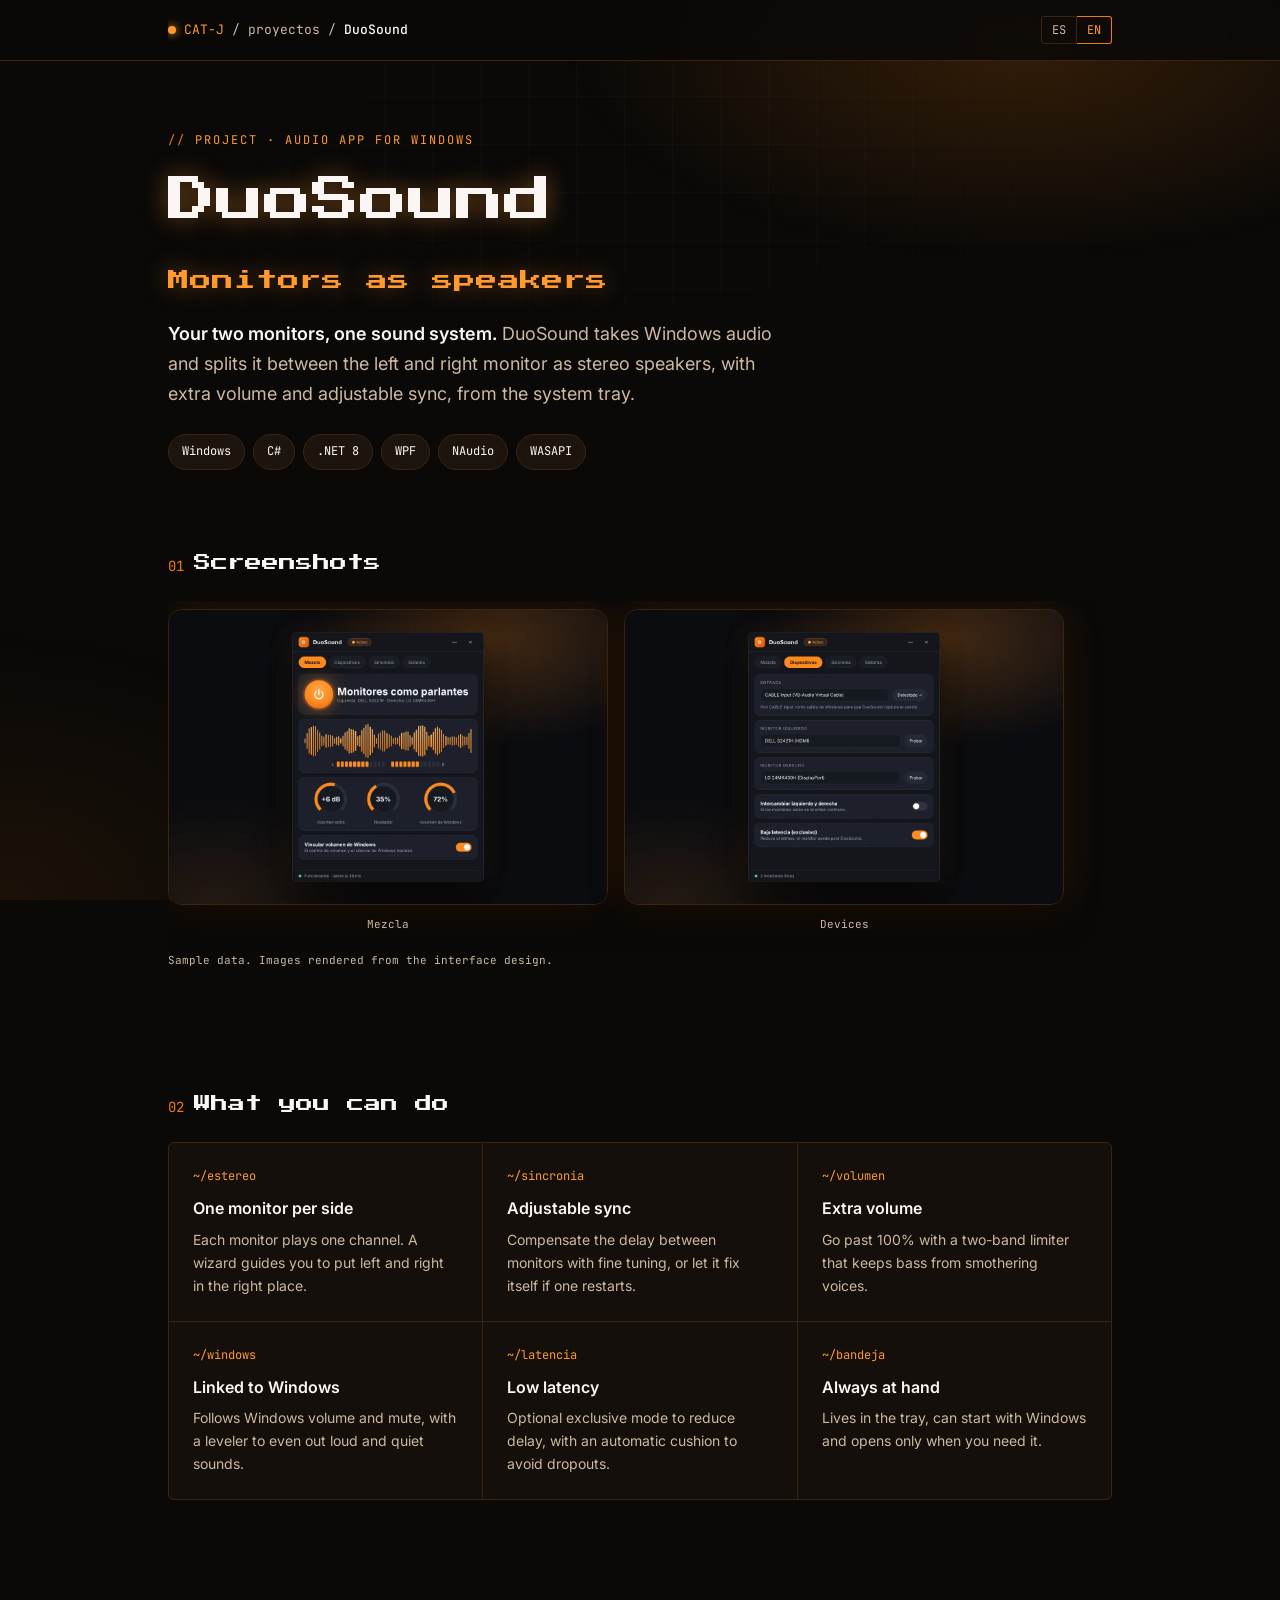
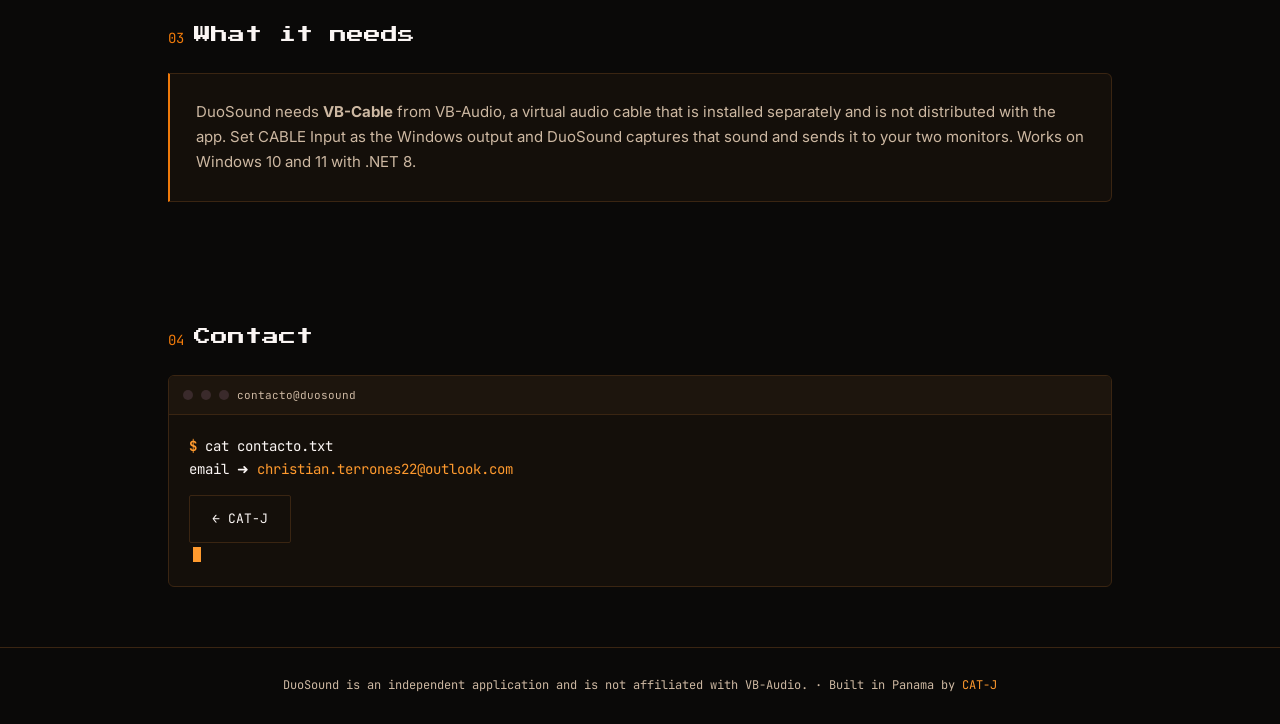
<file: duosound/index.html>
<!doctype html>
<html lang="es" class="l-es">
<head>
<meta charset="utf-8">
<meta name="viewport" content="width=device-width, initial-scale=1">
<title>DuoSound – Tus dos monitores como parlantes estéreo</title>
<meta name="description" content="DuoSound is a Windows tray app that uses your two monitors as left and right speakers, with extra volume, a leveler and a calibration wizard. / DuoSound es una app de bandeja para Windows que usa tus dos monitores como parlantes izquierdo y derecho.">
<meta name="theme-color" content="#0a0908">
<link rel="icon" href="data:image/svg+xml,%3Csvg xmlns='http://www.w3.org/2000/svg' viewBox='0 0 64 64'%3E%3Crect width='64' height='64' rx='12' fill='%230a0908'/%3E%3Ccircle cx='32' cy='32' r='12' fill='%23ff9a2e'/%3E%3C/svg%3E">
<link rel="preconnect" href="https://fonts.googleapis.com"><link rel="preconnect" href="https://fonts.gstatic.com" crossorigin>
<link href="https://fonts.googleapis.com/css2?family=Press+Start+2P&family=JetBrains+Mono:wght@400;500;700&family=Inter:wght@400;500;600&display=swap" rel="stylesheet">
<link rel="stylesheet" href="theme.css">
</head>
<body>
<div class="glow"></div>
<nav><div class="container">
  <div class="crumb"><span class="dot"></span><a href="../">CAT-J</a><span>/</span><span>proyectos</span><span>/</span><b>DuoSound</b></div>
  <div class="navr"><span class="lang"><button data-l="es" aria-pressed="true">ES</button><button data-l="en" aria-pressed="false">EN</button></span></div>
</div></nav>

<header><div class="container" style="padding-top:70px;padding-bottom:30px">
  <div class="eyebrow"><span lang="es">Proyecto · Aplicación de audio para Windows</span><span lang="en">Project · Audio app for Windows</span></div>
  <h1>DuoSound<br><span style="font-size:.45em"><span lang="es">Monitores como parlantes</span><span lang="en">Monitors as speakers</span></span></h1>
  <p class="lead" lang="es"><strong>Tus dos monitores, un sistema de sonido.</strong> DuoSound toma el audio de Windows y lo reparte entre el monitor izquierdo y el derecho como parlantes estéreo, con volumen extra y sincronía ajustable, desde la bandeja del sistema.</p>
  <p class="lead" lang="en"><strong>Your two monitors, one sound system.</strong> DuoSound takes Windows audio and splits it between the left and right monitor as stereo speakers, with extra volume and adjustable sync, from the system tray.</p>
  <div class="pills"><span class="pill">Windows</span><span class="pill">C#</span><span class="pill">.NET 8</span><span class="pill">WPF</span><span class="pill">NAudio</span><span class="pill">WASAPI</span></div>
</div></header>

<section style="padding-top:20px"><div class="container">
  <h2><span class="n">01</span><span lang="es">Capturas</span><span lang="en">Screenshots</span></h2>
  <div class="shots wide"><figure><a href="img/duosound-mezcla.webp"><img src="img/duosound-mezcla.webp" width="1280" height="860" alt="Mezcla con el botón de encendido, la onda en vivo, los medidores izquierdo y derecho y las perillas de volumen"></a><figcaption><span lang="es">Mezcla</span><span lang="en">Mezcla</span></figcaption></figure><figure><a href="img/duosound-dispositivos.webp"><img src="img/duosound-dispositivos.webp" width="1280" height="860" alt="Elección del cable virtual y de los monitores izquierdo y derecho"></a><figcaption><span lang="es">Dispositivos</span><span lang="en">Devices</span></figcaption></figure><figure><a href="img/duosound-sincronia.webp"><img src="img/duosound-sincronia.webp" width="1280" height="860" alt="Ajuste de sincronía entre monitores y tono de prueba"></a><figcaption><span lang="es">Sincronía</span><span lang="en">Sync</span></figcaption></figure><figure><a href="img/duosound-sistema.webp"><img src="img/duosound-sistema.webp" width="1280" height="860" alt="Opciones de inicio con Windows y bandeja"></a><figcaption><span lang="es">Sistema</span><span lang="en">System</span></figcaption></figure><figure><a href="img/duosound-asistente.webp"><img src="img/duosound-asistente.webp" width="1280" height="860" alt="Asistente de calibración en el paso de sincronía"></a><figcaption><span lang="es">Asistente</span><span lang="en">Wizard</span></figcaption></figure></div>
  <p class="note"><span lang="es">Datos de ejemplo. Imágenes generadas a partir del diseño de la interfaz.</span><span lang="en">Sample data. Images rendered from the interface design.</span></p>
</div></section>

<section><div class="container">
  <h2><span class="n">02</span><span lang="es">Qué puedes hacer</span><span lang="en">What you can do</span></h2>
  <div class="grid">
    <div class="cell"><div class="path">~/estereo</div><h3 lang="es">Un monitor por lado</h3><h3 lang="en">One monitor per side</h3><p lang="es">Cada monitor reproduce un canal. Un asistente te guía para dejar izquierda y derecha en su sitio.</p><p lang="en">Each monitor plays one channel. A wizard guides you to put left and right in the right place.</p></div>
    <div class="cell"><div class="path">~/sincronia</div><h3 lang="es">Sincronía ajustable</h3><h3 lang="en">Adjustable sync</h3><p lang="es">Compensa el retraso entre monitores con un ajuste fino, o deja que se corrija solo si uno se reinicia.</p><p lang="en">Compensate the delay between monitors with fine tuning, or let it fix itself if one restarts.</p></div>
    <div class="cell"><div class="path">~/volumen</div><h3 lang="es">Volumen extra</h3><h3 lang="en">Extra volume</h3><p lang="es">Sube más allá del 100 % con un limitador de dos bandas que evita que los graves ahoguen las voces.</p><p lang="en">Go past 100% with a two-band limiter that keeps bass from smothering voices.</p></div>
    <div class="cell"><div class="path">~/windows</div><h3 lang="es">Vinculado a Windows</h3><h3 lang="en">Linked to Windows</h3><p lang="es">Sigue el volumen y el silencio de Windows, con un nivelador para igualar sonidos fuertes y bajos.</p><p lang="en">Follows Windows volume and mute, with a leveler to even out loud and quiet sounds.</p></div>
    <div class="cell"><div class="path">~/latencia</div><h3 lang="es">Baja latencia</h3><h3 lang="en">Low latency</h3><p lang="es">Modo exclusivo opcional para reducir el retraso, con margen automático para que no se corte.</p><p lang="en">Optional exclusive mode to reduce delay, with an automatic cushion to avoid dropouts.</p></div>
    <div class="cell"><div class="path">~/bandeja</div><h3 lang="es">Siempre a mano</h3><h3 lang="en">Always at hand</h3><p lang="es">Vive en la bandeja, puede iniciar con Windows y se abre solo cuando lo necesitas.</p><p lang="en">Lives in the tray, can start with Windows and opens only when you need it.</p></div>
  </div>
</div></section>

<section><div class="container">
  <h2><span class="n">03</span><span lang="es">Qué necesita</span><span lang="en">What it needs</span></h2>
  <div class="panel">
    <p lang="es">DuoSound necesita <strong>VB-Cable</strong> de VB-Audio, un cable de audio virtual que se instala por separado y no se distribuye con la app. Configura CABLE Input como salida de Windows y DuoSound captura ese sonido y lo envía a tus dos monitores. Funciona en Windows 10 y 11 con .NET 8.</p>
    <p lang="en">DuoSound needs <strong>VB-Cable</strong> from VB-Audio, a virtual audio cable that is installed separately and is not distributed with the app. Set CABLE Input as the Windows output and DuoSound captures that sound and sends it to your two monitors. Works on Windows 10 and 11 with .NET 8.</p>
  </div>
</div></section>

<section><div class="container">
  <h2><span class="n">04</span><span lang="es">Contacto</span><span lang="en">Contact</span></h2>
  <div class="term"><div class="bar"><i></i><i></i><i></i><span>contacto@duosound</span></div>
  <div class="body"><div><span class="pr">$</span> cat contacto.txt</div><div>email ➜ <a href="mailto:christian.terrones22@outlook.com">christian.terrones22@outlook.com</a></div><div style="margin-top:14px"><a class="btn" href="../">← CAT-J</a></div></div></div>
</div></section>

<footer><div class="container">
  <span lang="es">DuoSound es una aplicación independiente y no está afiliada a VB-Audio. · Hecho en Panamá por <a href="../">CAT-J</a></span>
  <span lang="en">DuoSound is an independent application and is not affiliated with VB-Audio. · Built in Panama by <a href="../">CAT-J</a></span>
</div></footer>
<script src="lang.js"></script>
<script src="fx.js"></script>
</body>
</html>
</file>
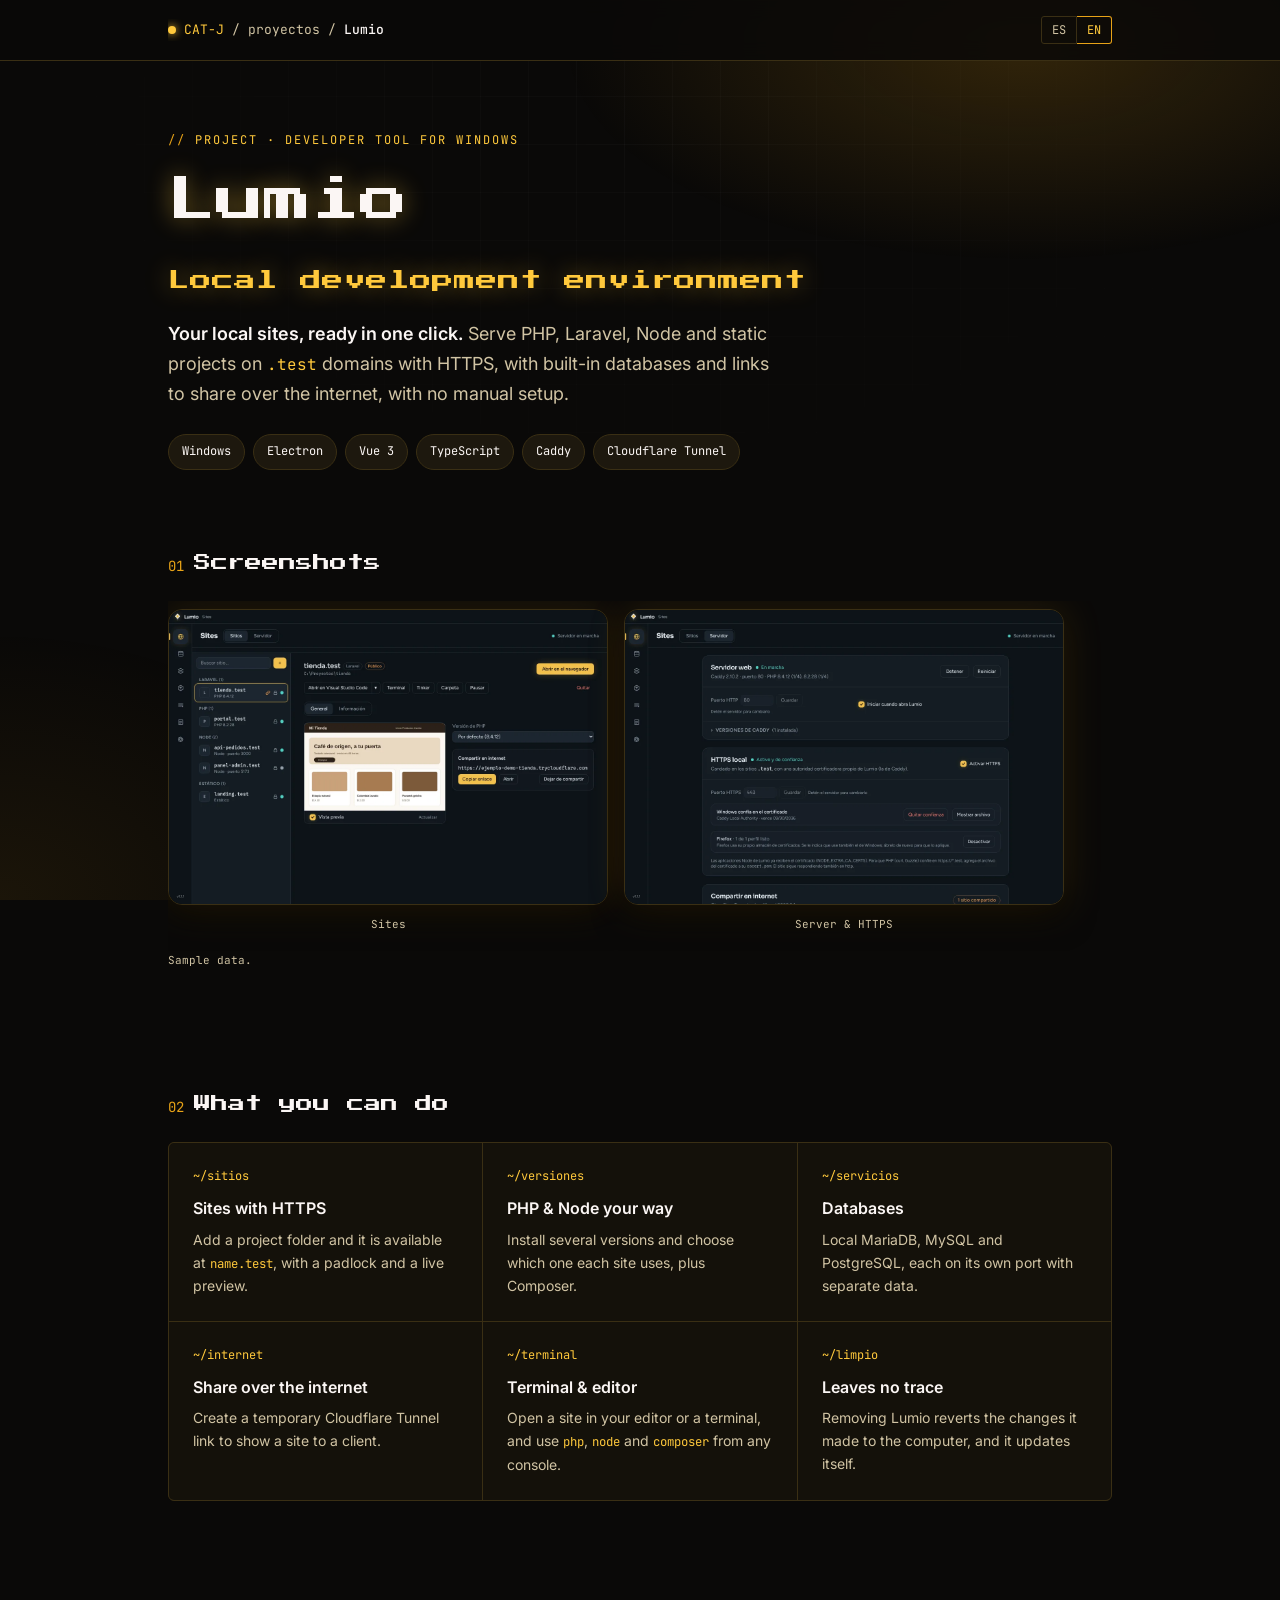
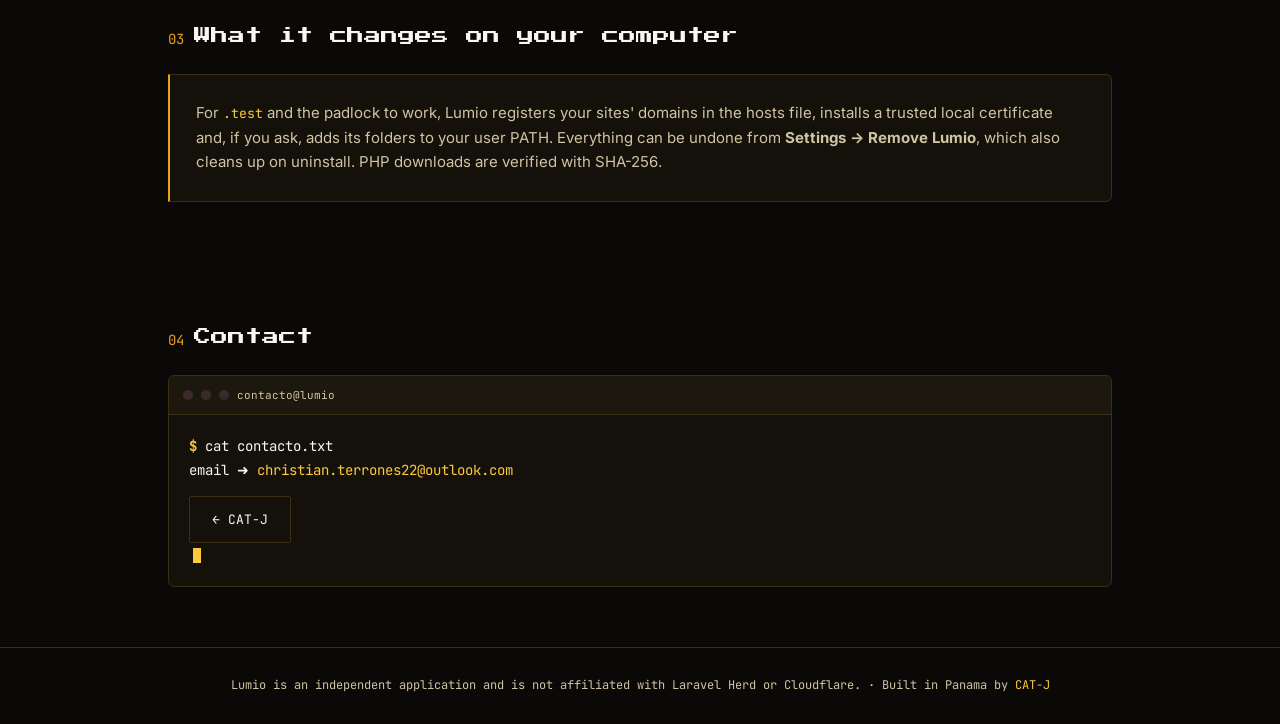
<file: lumio/index.html>
<!doctype html>
<html lang="es" class="l-es">
<head>
<meta charset="utf-8">
<meta name="viewport" content="width=device-width, initial-scale=1">
<title>Lumio – Entorno de desarrollo local para Windows</title>
<meta name="description" content="Lumio is a Windows desktop app that serves local PHP, Laravel, Node and static sites on .test domains with HTTPS, with built-in databases and internet sharing. / Lumio es una app de escritorio para Windows que sirve sitios locales PHP, Laravel, Node y estáticos en dominios .test con HTTPS.">
<meta name="theme-color" content="#0a0908">
<link rel="icon" href="data:image/svg+xml,%3Csvg xmlns='http://www.w3.org/2000/svg' viewBox='0 0 64 64'%3E%3Crect width='64' height='64' rx='12' fill='%230a0908'/%3E%3Ccircle cx='32' cy='32' r='12' fill='%23ffc93c'/%3E%3C/svg%3E">
<link rel="preconnect" href="https://fonts.googleapis.com"><link rel="preconnect" href="https://fonts.gstatic.com" crossorigin>
<link href="https://fonts.googleapis.com/css2?family=Press+Start+2P&family=JetBrains+Mono:wght@400;500;700&family=Inter:wght@400;500;600&display=swap" rel="stylesheet">
<link rel="stylesheet" href="theme.css">
</head>
<body>
<div class="glow"></div>
<nav><div class="container">
  <div class="crumb"><span class="dot"></span><a href="../">CAT-J</a><span>/</span><span>proyectos</span><span>/</span><b>Lumio</b></div>
  <div class="navr"><span class="lang"><button data-l="es" aria-pressed="true">ES</button><button data-l="en" aria-pressed="false">EN</button></span></div>
</div></nav>

<header><div class="container" style="padding-top:70px;padding-bottom:30px">
  <div class="eyebrow"><span lang="es">Proyecto · Herramienta de desarrollo para Windows</span><span lang="en">Project · Developer tool for Windows</span></div>
  <h1>Lumio<br><span style="font-size:.45em"><span lang="es">Entorno de desarrollo local</span><span lang="en">Local development environment</span></span></h1>
  <p class="lead" lang="es"><strong>Tus sitios locales, listos en un clic.</strong> Sirve proyectos PHP, Laravel, Node y estáticos en dominios <code>.test</code> con HTTPS, con bases de datos y enlaces para compartir por internet, sin configurar nada a mano.</p>
  <p class="lead" lang="en"><strong>Your local sites, ready in one click.</strong> Serve PHP, Laravel, Node and static projects on <code>.test</code> domains with HTTPS, with built-in databases and links to share over the internet, with no manual setup.</p>
  <div class="pills"><span class="pill">Windows</span><span class="pill">Electron</span><span class="pill">Vue 3</span><span class="pill">TypeScript</span><span class="pill">Caddy</span><span class="pill">Cloudflare Tunnel</span></div>
</div></header>

<section style="padding-top:20px"><div class="container">
  <h2><span class="n">01</span><span lang="es">Capturas</span><span lang="en">Screenshots</span></h2>
  <div class="shots wide"><figure><a href="img/lumio-sitios.webp"><img src="img/lumio-sitios.webp" width="1280" height="860" alt="Lista de sitios locales con el detalle de uno de ellos, su vista previa y el enlace para compartirlo"></a><figcaption><span lang="es">Sitios</span><span lang="en">Sites</span></figcaption></figure><figure><a href="img/lumio-servidor.webp"><img src="img/lumio-servidor.webp" width="1280" height="860" alt="Servidor web y HTTPS local con certificado de confianza"></a><figcaption><span lang="es">Servidor y HTTPS</span><span lang="en">Server &amp; HTTPS</span></figcaption></figure><figure><a href="img/lumio-servicios.webp"><img src="img/lumio-servicios.webp" width="1280" height="860" alt="Bases de datos locales con sus datos de conexión"></a><figcaption><span lang="es">Servicios</span><span lang="en">Services</span></figcaption></figure><figure><a href="img/lumio-php.webp"><img src="img/lumio-php.webp" width="1280" height="860" alt="Versiones de PHP instaladas y disponibles para instalar"></a><figcaption><span lang="es">Versiones de PHP</span><span lang="en">PHP versions</span></figcaption></figure><figure><a href="img/lumio-ajustes.webp"><img src="img/lumio-ajustes.webp" width="1280" height="860" alt="Ajustes: PATH de la terminal, actualizaciones y opción para quitar Lumio"></a><figcaption><span lang="es">Ajustes</span><span lang="en">Settings</span></figcaption></figure></div>
  <p class="note"><span lang="es">Datos de ejemplo.</span><span lang="en">Sample data.</span></p>
</div></section>

<section><div class="container">
  <h2><span class="n">02</span><span lang="es">Qué puedes hacer</span><span lang="en">What you can do</span></h2>
  <div class="grid">
    <div class="cell"><div class="path">~/sitios</div><h3 lang="es">Sitios con HTTPS</h3><h3 lang="en">Sites with HTTPS</h3><p lang="es">Agrega la carpeta de un proyecto y queda disponible en <code>nombre.test</code>, con candado y vista previa.</p><p lang="en">Add a project folder and it is available at <code>name.test</code>, with a padlock and a live preview.</p></div>
    <div class="cell"><div class="path">~/versiones</div><h3 lang="es">PHP y Node a tu medida</h3><h3 lang="en">PHP &amp; Node your way</h3><p lang="es">Instala varias versiones y elige cuál usa cada sitio, además de Composer.</p><p lang="en">Install several versions and choose which one each site uses, plus Composer.</p></div>
    <div class="cell"><div class="path">~/servicios</div><h3 lang="es">Bases de datos</h3><h3 lang="en">Databases</h3><p lang="es">MariaDB, MySQL y PostgreSQL locales, cada una en su puerto y con sus datos aparte.</p><p lang="en">Local MariaDB, MySQL and PostgreSQL, each on its own port with separate data.</p></div>
    <div class="cell"><div class="path">~/internet</div><h3 lang="es">Compartir por internet</h3><h3 lang="en">Share over the internet</h3><p lang="es">Genera un enlace temporal con Cloudflare Tunnel para enseñar un sitio a un cliente.</p><p lang="en">Create a temporary Cloudflare Tunnel link to show a site to a client.</p></div>
    <div class="cell"><div class="path">~/terminal</div><h3 lang="es">Terminal y editor</h3><h3 lang="en">Terminal &amp; editor</h3><p lang="es">Abre el sitio en tu editor o en una terminal, y usa <code>php</code>, <code>node</code> y <code>composer</code> desde cualquier consola.</p><p lang="en">Open a site in your editor or a terminal, and use <code>php</code>, <code>node</code> and <code>composer</code> from any console.</p></div>
    <div class="cell"><div class="path">~/limpio</div><h3 lang="es">Se quita sin dejar rastro</h3><h3 lang="en">Leaves no trace</h3><p lang="es">Quitar Lumio revierte los cambios que hizo en el equipo y se actualiza solo.</p><p lang="en">Removing Lumio reverts the changes it made to the computer, and it updates itself.</p></div>
  </div>
</div></section>

<section><div class="container">
  <h2><span class="n">03</span><span lang="es">Qué cambia en tu equipo</span><span lang="en">What it changes on your computer</span></h2>
  <div class="panel">
    <p lang="es">Para que <code>.test</code> y el candado funcionen, Lumio registra los dominios de tus sitios en el archivo hosts, instala un certificado local de confianza y, si lo pides, añade sus carpetas al PATH de tu usuario. Todo se puede deshacer desde <strong>Ajustes → Quitar Lumio</strong>, que además limpia al desinstalar. Las descargas de PHP se verifican con SHA-256.</p>
    <p lang="en">For <code>.test</code> and the padlock to work, Lumio registers your sites' domains in the hosts file, installs a trusted local certificate and, if you ask, adds its folders to your user PATH. Everything can be undone from <strong>Settings → Remove Lumio</strong>, which also cleans up on uninstall. PHP downloads are verified with SHA-256.</p>
  </div>
</div></section>

<section><div class="container">
  <h2><span class="n">04</span><span lang="es">Contacto</span><span lang="en">Contact</span></h2>
  <div class="term"><div class="bar"><i></i><i></i><i></i><span>contacto@lumio</span></div>
  <div class="body"><div><span class="pr">$</span> cat contacto.txt</div><div>email ➜ <a href="mailto:christian.terrones22@outlook.com">christian.terrones22@outlook.com</a></div><div style="margin-top:14px"><a class="btn" href="../">← CAT-J</a></div></div></div>
</div></section>

<footer><div class="container">
  <span lang="es">Lumio es una aplicación independiente y no está afiliada a Laravel Herd ni a Cloudflare. · Hecho en Panamá por <a href="../">CAT-J</a></span>
  <span lang="en">Lumio is an independent application and is not affiliated with Laravel Herd or Cloudflare. · Built in Panama by <a href="../">CAT-J</a></span>
</div></footer>
<script src="lang.js"></script>
<script src="fx.js"></script>
</body>
</html>
</file>
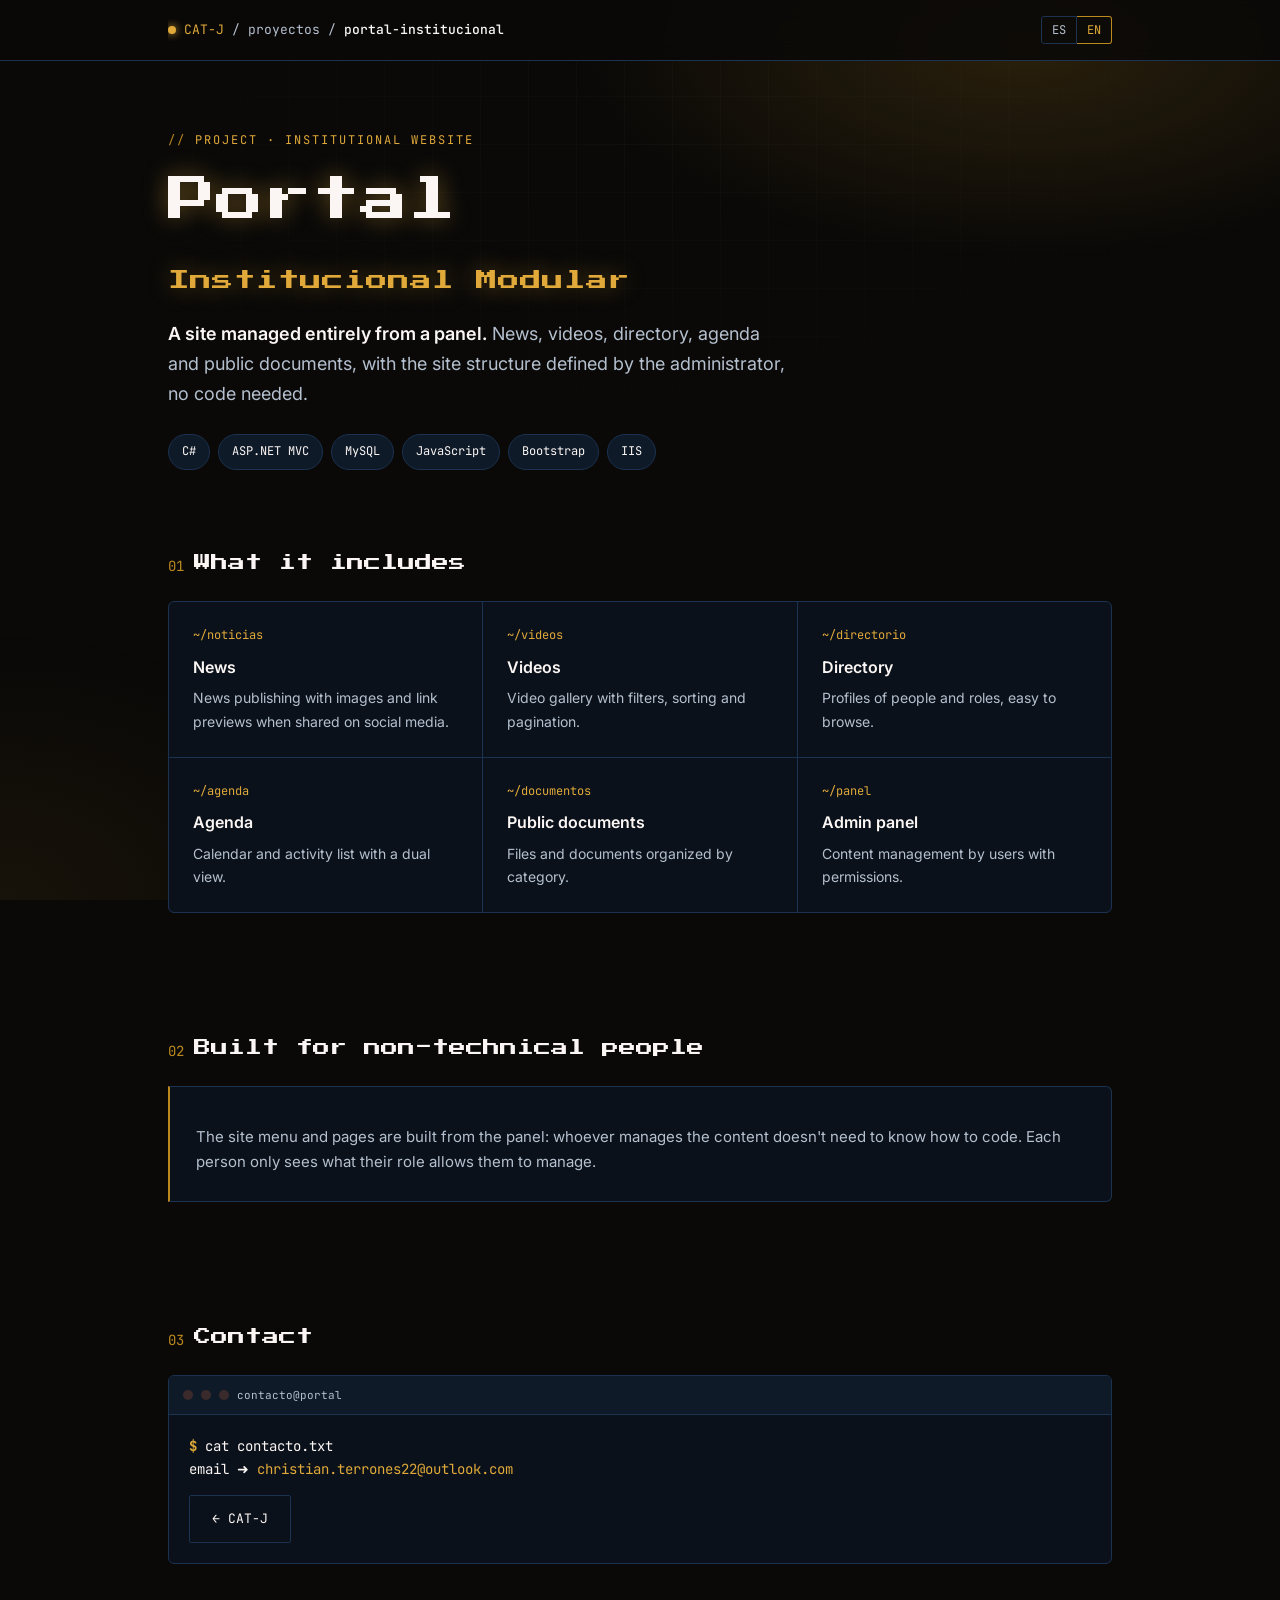
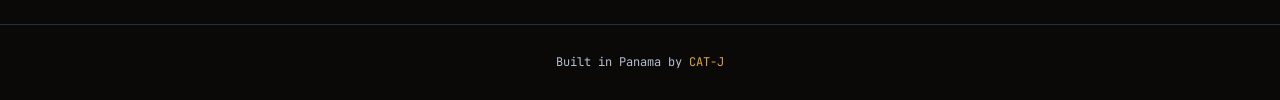
<file: portal-institucional/index.html>
<!doctype html>
<html lang="es" class="l-es">
<head>
<meta charset="utf-8">
<meta name="viewport" content="width=device-width, initial-scale=1">
<title>Portal Institucional Modular – CAT-J</title>
<meta name="description" content="Modular institutional web portal with news, videos, directory, agenda and documents, managed from an admin panel. / Portal web institucional modular con noticias, videos, directorio, agenda y documentos, administrable desde un panel.">
<meta name="theme-color" content="#0a0908">
<link rel="icon" href="data:image/svg+xml,%3Csvg xmlns='http://www.w3.org/2000/svg' viewBox='0 0 64 64'%3E%3Crect width='64' height='64' rx='12' fill='%230a0908'/%3E%3Ccircle cx='32' cy='32' r='12' fill='%23e0a93a'/%3E%3C/svg%3E">
<link rel="preconnect" href="https://fonts.googleapis.com"><link rel="preconnect" href="https://fonts.gstatic.com" crossorigin>
<link href="https://fonts.googleapis.com/css2?family=Press+Start+2P&family=JetBrains+Mono:wght@400;500;700&family=Inter:wght@400;500;600&display=swap" rel="stylesheet">
<link rel="stylesheet" href="theme.css">
</head>
<body>
<div class="glow"></div>
<nav><div class="container">
  <div class="crumb"><span class="dot"></span><a href="../">CAT-J</a><span>/</span><span>proyectos</span><span>/</span><b>portal-institucional</b></div>
  <div class="navr"><span class="lang"><button data-l="es" aria-pressed="true">ES</button><button data-l="en" aria-pressed="false">EN</button></span></div>
</div></nav>

<header><div class="container" style="padding-top:70px;padding-bottom:30px">
  <div class="eyebrow"><span lang="es">Proyecto · Sitio web institucional</span><span lang="en">Project · Institutional website</span></div>
  <h1>Portal<br><span style="font-size:.45em">Institucional Modular</span></h1>
  <p class="lead" lang="es"><strong>Un sitio que se administra solo con un panel.</strong> Noticias, videos, directorio, agenda y documentos públicos, con la estructura del sitio definida por el administrador, sin tocar código.</p>
  <p class="lead" lang="en"><strong>A site managed entirely from a panel.</strong> News, videos, directory, agenda and public documents, with the site structure defined by the administrator, no code needed.</p>
  <div class="pills"><span class="pill">C#</span><span class="pill">ASP.NET MVC</span><span class="pill">MySQL</span><span class="pill">JavaScript</span><span class="pill">Bootstrap</span><span class="pill">IIS</span></div>
</div></header>

<section style="padding-top:20px"><div class="container">
  <h2><span class="n">01</span><span lang="es">Qué incluye</span><span lang="en">What it includes</span></h2>
  <div class="grid">
    <div class="cell"><div class="path">~/noticias</div><h3 lang="es">Noticias</h3><h3 lang="en">News</h3><p lang="es">Publicación de noticias con imágenes y vista previa al compartir en redes.</p><p lang="en">News publishing with images and link previews when shared on social media.</p></div>
    <div class="cell"><div class="path">~/videos</div><h3 lang="es">Videos</h3><h3 lang="en">Videos</h3><p lang="es">Galería de videos con filtros, orden y paginación.</p><p lang="en">Video gallery with filters, sorting and pagination.</p></div>
    <div class="cell"><div class="path">~/directorio</div><h3 lang="es">Directorio</h3><h3 lang="en">Directory</h3><p lang="es">Fichas de personas y cargos, fáciles de consultar.</p><p lang="en">Profiles of people and roles, easy to browse.</p></div>
    <div class="cell"><div class="path">~/agenda</div><h3 lang="es">Agenda</h3><h3 lang="en">Agenda</h3><p lang="es">Calendario y listado de actividades con vista dual.</p><p lang="en">Calendar and activity list with a dual view.</p></div>
    <div class="cell"><div class="path">~/documentos</div><h3 lang="es">Documentos públicos</h3><h3 lang="en">Public documents</h3><p lang="es">Archivos y documentos organizados por categoría.</p><p lang="en">Files and documents organized by category.</p></div>
    <div class="cell"><div class="path">~/panel</div><h3 lang="es">Panel de administración</h3><h3 lang="en">Admin panel</h3><p lang="es">Gestión de contenido por usuarios con permisos.</p><p lang="en">Content management by users with permissions.</p></div>
  </div>
</div></section>

<section><div class="container">
  <h2><span class="n">02</span><span lang="es">Pensado para personas no técnicas</span><span lang="en">Built for non-technical people</span></h2>
  <div class="panel">
    <p lang="es">El menú y las páginas del sitio se arman desde el panel: quien administra el contenido no necesita saber programar. Cada persona ve solo lo que su rol le permite gestionar.</p>
    <p lang="en">The site menu and pages are built from the panel: whoever manages the content doesn't need to know how to code. Each person only sees what their role allows them to manage.</p>
  </div>
</div></section>

<section><div class="container">
  <h2><span class="n">03</span><span lang="es">Contacto</span><span lang="en">Contact</span></h2>
  <div class="term"><div class="bar"><i></i><i></i><i></i><span>contacto@portal</span></div>
  <div class="body"><div><span class="pr">$</span> cat contacto.txt</div><div>email ➜ <a href="mailto:christian.terrones22@outlook.com">christian.terrones22@outlook.com</a></div><div style="margin-top:14px"><a class="btn" href="../">← CAT-J</a></div></div></div>
</div></section>

<footer><div class="container">
  <span lang="es">Hecho en Panamá por <a href="../">CAT-J</a></span>
  <span lang="en">Built in Panama by <a href="../">CAT-J</a></span>
</div></footer>
<script src="lang.js"></script>
</body>
</html>
</file>
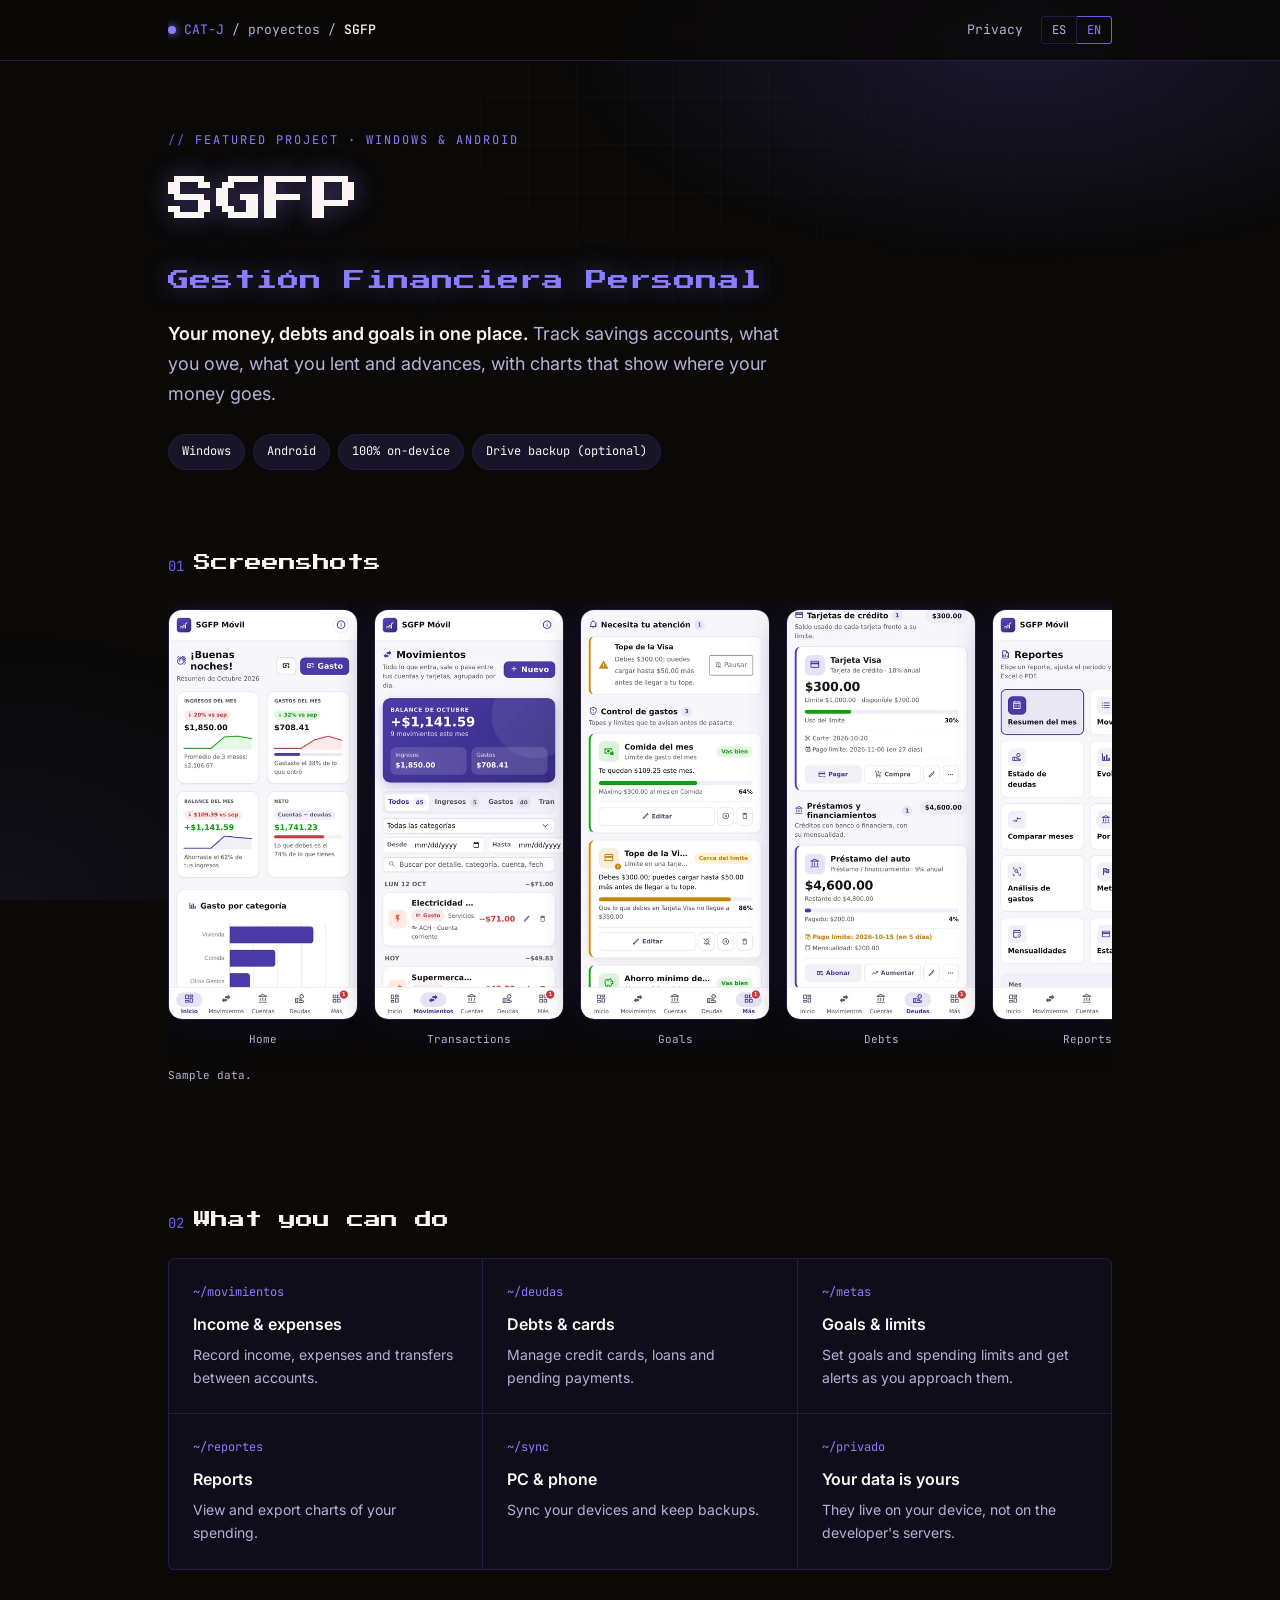
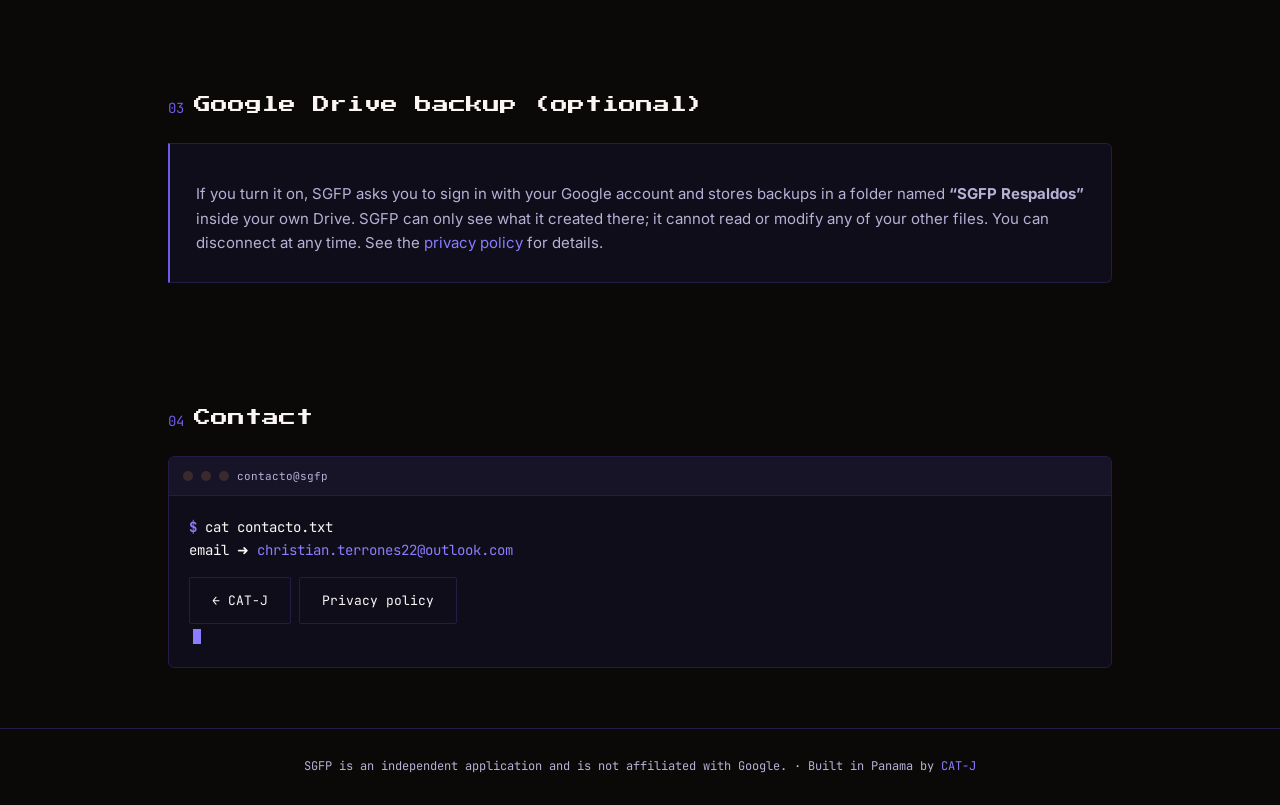
<file: sgfp/index.html>
<!doctype html>
<html lang="es" class="l-es">
<head>
<meta charset="utf-8">
<meta name="viewport" content="width=device-width, initial-scale=1">
<title>SGFP – Sistema de Gestión Financiera Personal</title>
<meta name="description" content="SGFP is a personal finance app for Windows and Android to track accounts, savings, debts and goals. / SGFP es una app de finanzas personales para Windows y Android.">
<meta name="theme-color" content="#0a0908">
<link rel="icon" href="data:image/svg+xml,%3Csvg xmlns='http://www.w3.org/2000/svg' viewBox='0 0 64 64'%3E%3Crect width='64' height='64' rx='12' fill='%230a0908'/%3E%3Ccircle cx='32' cy='32' r='12' fill='%238b7dff'/%3E%3C/svg%3E">
<link rel="preconnect" href="https://fonts.googleapis.com"><link rel="preconnect" href="https://fonts.gstatic.com" crossorigin>
<link href="https://fonts.googleapis.com/css2?family=Press+Start+2P&family=JetBrains+Mono:wght@400;500;700&family=Inter:wght@400;500;600&display=swap" rel="stylesheet">
<link rel="stylesheet" href="theme.css">
</head>
<body>
<div class="glow"></div>
<nav><div class="container">
  <div class="crumb"><span class="dot"></span><a href="../">CAT-J</a><span>/</span><span>proyectos</span><span>/</span><b>SGFP</b></div>
  <div class="navr"><a href="privacidad.html" class="hide"><span lang="es">Privacidad</span><span lang="en">Privacy</span></a><span class="lang"><button data-l="es" aria-pressed="true">ES</button><button data-l="en" aria-pressed="false">EN</button></span></div>
</div></nav>

<header><div class="container" style="padding-top:70px;padding-bottom:30px">
  <div class="eyebrow"><span lang="es">Proyecto destacado · Windows y Android</span><span lang="en">Featured project · Windows &amp; Android</span></div>
  <h1>SGFP<br><span style="font-size:.45em">Gestión Financiera Personal</span></h1>
  <p class="lead" lang="es"><strong>Tu dinero, tus deudas y tus metas en un solo lugar.</strong> Lleva tus cuentas de ahorro, lo que debes, lo que prestaste y los adelantos, con gráficas que muestran en qué se va tu dinero.</p>
  <p class="lead" lang="en"><strong>Your money, debts and goals in one place.</strong> Track savings accounts, what you owe, what you lent and advances, with charts that show where your money goes.</p>
  <div class="pills"><span class="pill">Windows</span><span class="pill">Android</span><span class="pill">100% <span lang="es">local</span><span lang="en">on-device</span></span><span class="pill"><span lang="es">Respaldo en Drive (opcional)</span><span lang="en">Drive backup (optional)</span></span></div>
</div></header>

<section style="padding-top:20px"><div class="container">
  <h2><span class="n">01</span><span lang="es">Capturas</span><span lang="en">Screenshots</span></h2>
  <div class="shots"><figure><a href="img/sgfp-inicio.webp"><img src="img/sgfp-inicio.webp" width="360" height="779" alt="Pantalla de inicio de SGFP con ingresos, gastos y balance del mes"></a><figcaption><span lang="es">Inicio</span><span lang="en">Home</span></figcaption></figure><figure><a href="img/sgfp-movimientos.webp"><img src="img/sgfp-movimientos.webp" width="360" height="779" alt="Lista de movimientos agrupados por día"></a><figcaption><span lang="es">Movimientos</span><span lang="en">Transactions</span></figcaption></figure><figure><a href="img/sgfp-metas.webp"><img src="img/sgfp-metas.webp" width="360" height="779" alt="Metas y alertas de gasto con barras de progreso"></a><figcaption><span lang="es">Metas</span><span lang="en">Goals</span></figcaption></figure><figure><a href="img/sgfp-deudas.webp"><img src="img/sgfp-deudas.webp" width="360" height="779" alt="Tarjeta de crédito con su límite y crédito disponible"></a><figcaption><span lang="es">Deudas</span><span lang="en">Debts</span></figcaption></figure><figure><a href="img/sgfp-reportes.webp"><img src="img/sgfp-reportes.webp" width="360" height="779" alt="Reportes y gráficas de gastos"></a><figcaption><span lang="es">Reportes</span><span lang="en">Reports</span></figcaption></figure></div>
  <p class="note"><span lang="es">Datos de ejemplo.</span><span lang="en">Sample data.</span></p>
</div></section>

<section><div class="container">
  <h2><span class="n">02</span><span lang="es">Qué puedes hacer</span><span lang="en">What you can do</span></h2>
  <div class="grid">
    <div class="cell"><div class="path">~/movimientos</div><h3 lang="es">Ingresos y gastos</h3><h3 lang="en">Income &amp; expenses</h3><p lang="es">Registra ingresos, gastos y transferencias entre cuentas.</p><p lang="en">Record income, expenses and transfers between accounts.</p></div>
    <div class="cell"><div class="path">~/deudas</div><h3 lang="es">Deudas y tarjetas</h3><h3 lang="en">Debts &amp; cards</h3><p lang="es">Controla tarjetas de crédito, préstamos y pagos pendientes.</p><p lang="en">Manage credit cards, loans and pending payments.</p></div>
    <div class="cell"><div class="path">~/metas</div><h3 lang="es">Metas y límites</h3><h3 lang="en">Goals &amp; limits</h3><p lang="es">Pon metas y límites de gasto y recibe avisos al acercarte.</p><p lang="en">Set goals and spending limits and get alerts as you approach them.</p></div>
    <div class="cell"><div class="path">~/reportes</div><h3 lang="es">Reportes</h3><h3 lang="en">Reports</h3><p lang="es">Ve gráficas de tus gastos y expórtalas.</p><p lang="en">View and export charts of your spending.</p></div>
    <div class="cell"><div class="path">~/sync</div><h3 lang="es">PC y celular</h3><h3 lang="en">PC &amp; phone</h3><p lang="es">Sincroniza tus dispositivos y guarda copias de seguridad.</p><p lang="en">Sync your devices and keep backups.</p></div>
    <div class="cell"><div class="path">~/privado</div><h3 lang="es">Tus datos son tuyos</h3><h3 lang="en">Your data is yours</h3><p lang="es">Viven en tu dispositivo, no en servidores del desarrollador.</p><p lang="en">They live on your device, not on the developer's servers.</p></div>
  </div>
</div></section>

<section><div class="container">
  <h2><span class="n">03</span><span lang="es">Copia de seguridad en Google Drive (opcional)</span><span lang="en">Google Drive backup (optional)</span></h2>
  <div class="panel">
    <p lang="es">Si lo activas, SGFP te pide iniciar sesión con tu cuenta de Google y guarda copias en una carpeta llamada <strong>«SGFP Respaldos»</strong> dentro de tu propio Drive. SGFP solo puede ver lo que él mismo creó allí; no puede leer ni modificar el resto de tus archivos. Puedes desconectarlo cuando quieras. Más detalles en la <a href="privacidad.html">política de privacidad</a>.</p>
    <p lang="en">If you turn it on, SGFP asks you to sign in with your Google account and stores backups in a folder named <strong>“SGFP Respaldos”</strong> inside your own Drive. SGFP can only see what it created there; it cannot read or modify any of your other files. You can disconnect at any time. See the <a href="privacidad.html">privacy policy</a> for details.</p>
  </div>
</div></section>

<section><div class="container">
  <h2><span class="n">04</span><span lang="es">Contacto</span><span lang="en">Contact</span></h2>
  <div class="term"><div class="bar"><i></i><i></i><i></i><span>contacto@sgfp</span></div>
  <div class="body"><div><span class="pr">$</span> cat contacto.txt</div><div>email ➜ <a href="mailto:christian.terrones22@outlook.com">christian.terrones22@outlook.com</a></div><div style="margin-top:14px"><a class="btn" href="../">← CAT-J</a> <a class="btn" href="privacidad.html"><span lang="es">Política de privacidad</span><span lang="en">Privacy policy</span></a></div></div></div>
</div></section>

<footer><div class="container">
  <span lang="es">SGFP es una aplicación independiente y no está afiliada a Google. · Hecho en Panamá por <a href="../">CAT-J</a></span>
  <span lang="en">SGFP is an independent application and is not affiliated with Google. · Built in Panama by <a href="../">CAT-J</a></span>
</div></footer>
<script src="lang.js"></script>
<script src="fx.js"></script>
</body>
</html>
</file>
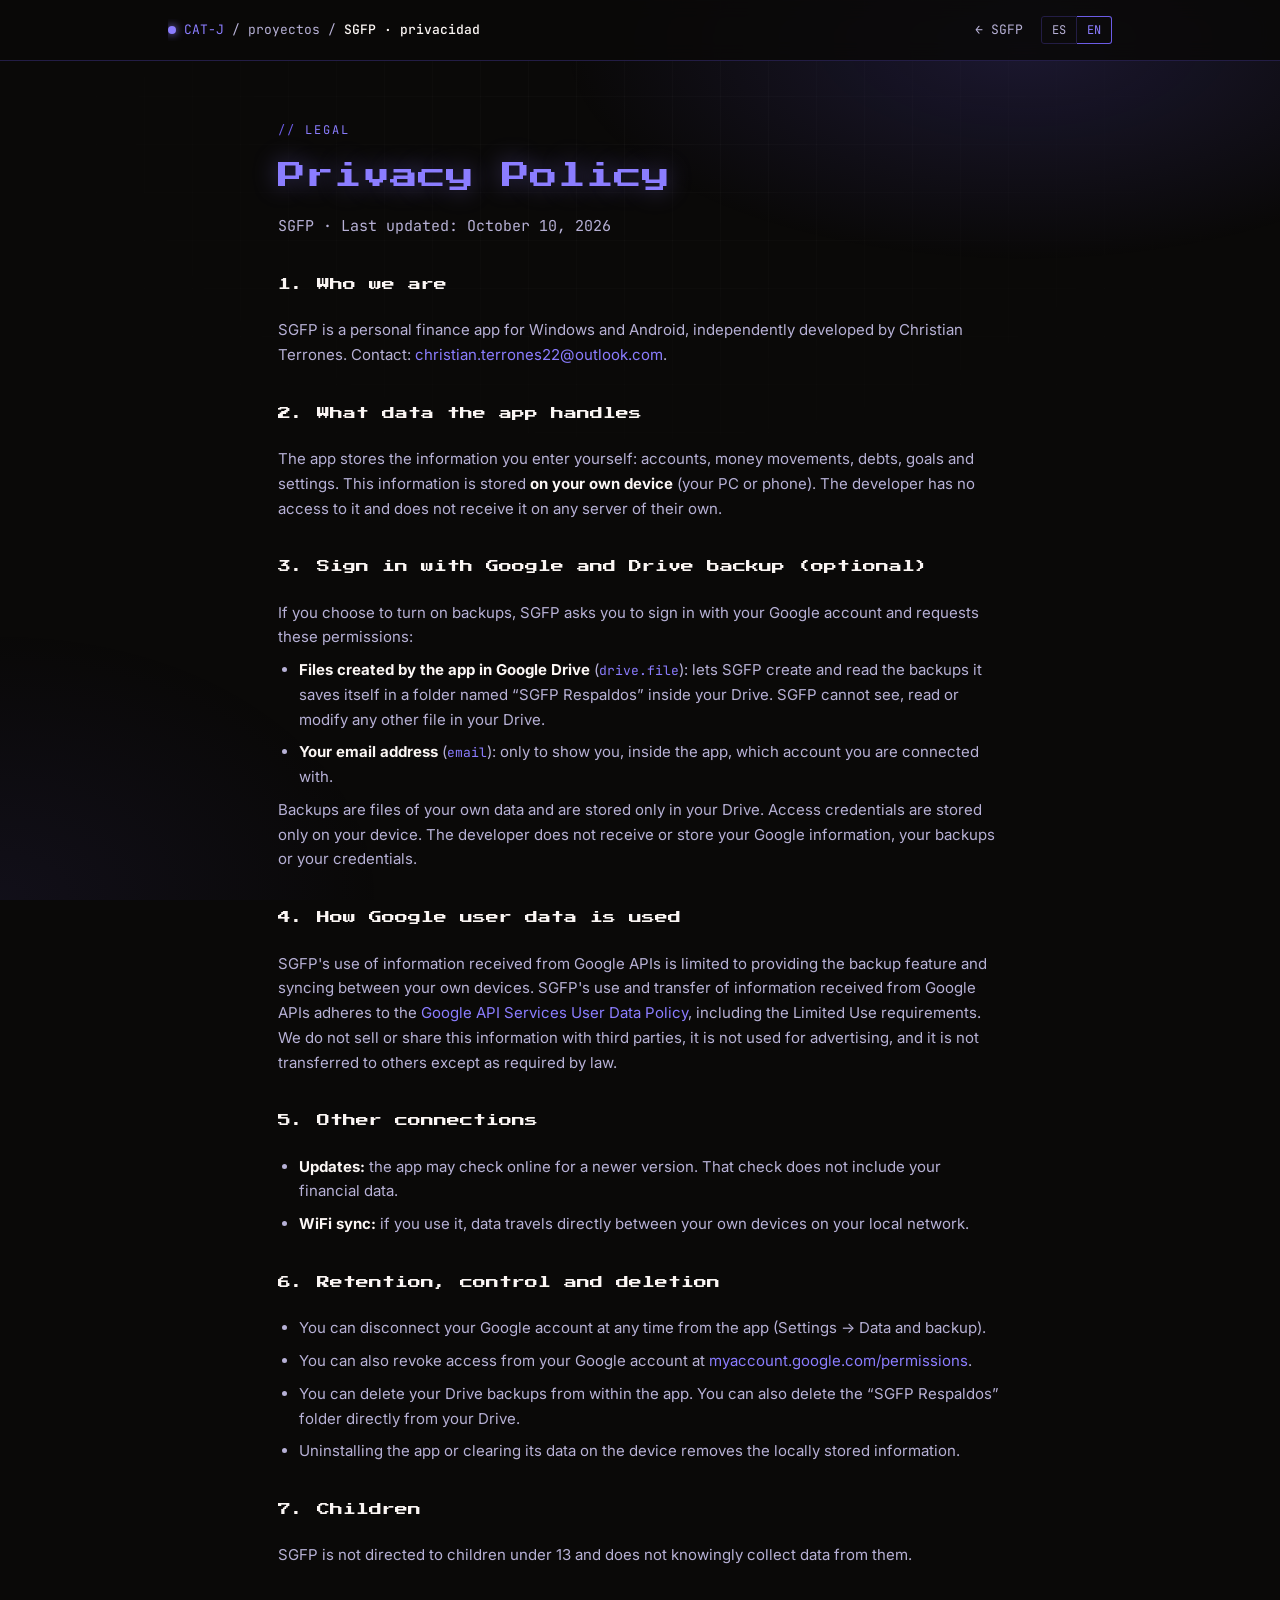
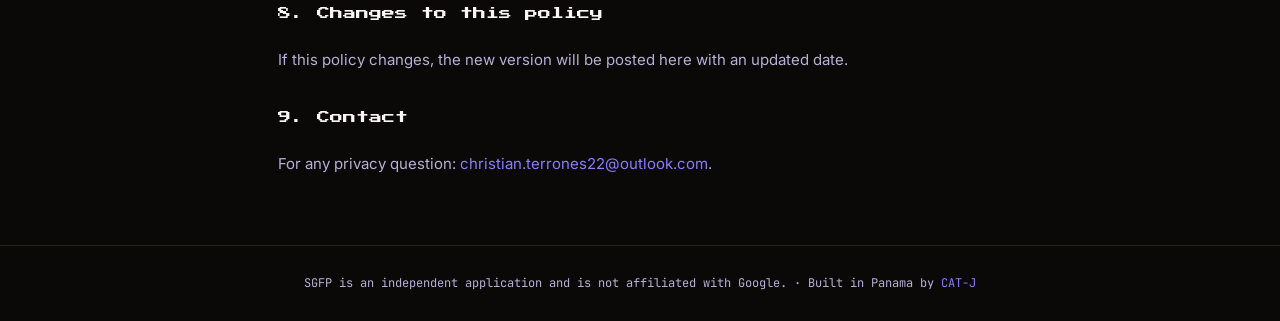
<file: sgfp/privacidad.html>
<!doctype html>
<html lang="es" class="l-es">
<head>
<meta charset="utf-8">
<meta name="viewport" content="width=device-width, initial-scale=1">
<title>Política de privacidad / Privacy Policy – SGFP</title>
<meta name="description" content="Privacy policy of SGFP, a personal finance app for Windows and Android. / Política de privacidad de SGFP.">
<meta name="theme-color" content="#0a0908">
<link rel="icon" href="data:image/svg+xml,%3Csvg xmlns='http://www.w3.org/2000/svg' viewBox='0 0 64 64'%3E%3Crect width='64' height='64' rx='12' fill='%230a0908'/%3E%3Ccircle cx='32' cy='32' r='12' fill='%23ff3344'/%3E%3C/svg%3E">
<link rel="preconnect" href="https://fonts.googleapis.com"><link rel="preconnect" href="https://fonts.gstatic.com" crossorigin>
<link href="https://fonts.googleapis.com/css2?family=Press+Start+2P&family=JetBrains+Mono:wght@400;500;700&family=Inter:wght@400;500;600&display=swap" rel="stylesheet">
<link rel="stylesheet" href="theme.css">
</head>
<body>
<div class="glow"></div>
<nav><div class="container">
  <div class="crumb"><span class="dot"></span><a href="../">CAT-J</a><span>/</span><span>proyectos</span><span>/</span><b>SGFP · privacidad</b></div>
  <div class="navr"><a href="index.html" class="hide">← SGFP</a><span class="lang"><button data-l="es" aria-pressed="true">ES</button><button data-l="en" aria-pressed="false">EN</button></span></div>
</div></nav>

<main class="container legal" style="padding-top:60px;padding-bottom:60px;max-width:780px">
  <div class="eyebrow"><span lang="es">Legal</span><span lang="en">Legal</span></div>
  <h1 style="font-size:clamp(18px,3.4vw,28px)"><span lang="es">Política de <span>privacidad</span></span><span lang="en">Privacy <span>Policy</span></span></h1>
  <p class="sub">SGFP · <span lang="es">Última actualización: 10 de octubre de 2026</span><span lang="en">Last updated: October 10, 2026</span></p>

    <h2 lang="es">1. Quiénes somos</h2>
    <p lang="es">SGFP es una aplicación de finanzas personales para Windows y Android, desarrollada de forma independiente por Christian Terrones. Contacto: <a href="mailto:christian.terrones22@outlook.com">christian.terrones22@outlook.com</a>.</p>

    <h2 lang="es">2. Qué datos maneja la app</h2>
    <p lang="es">La app guarda la información que tú mismo registras: cuentas, movimientos de dinero, deudas, metas y configuración. Esa información se almacena <strong>en tu propio dispositivo</strong> (en la PC o en el celular). El desarrollador no tiene acceso a ella y no la recibe en ningún servidor propio.</p>

    <h2 lang="es">3. Inicio de sesión con Google y copia de seguridad en Drive (opcional)</h2>
    <p lang="es">Si decides activar la copia de seguridad, SGFP te pide iniciar sesión con tu cuenta de Google y solicita estos permisos:</p>
    <ul lang="es">
      <li><strong>Archivos creados por la aplicación en Google Drive</strong> (<code>drive.file</code>): permite crear y leer las copias de seguridad que SGFP mismo guarda en una carpeta llamada «SGFP Respaldos» dentro de tu Drive. SGFP no puede ver, leer ni modificar ningún otro archivo de tu Drive.</li>
      <li><strong>Tu dirección de correo</strong> (<code>email</code>): solo para mostrarte, dentro de la app, con qué cuenta estás conectado.</li>
    </ul>
    <p lang="es">Las copias de seguridad son archivos de tus propios datos y se guardan únicamente en tu Drive. Los permisos de acceso se guardan solo en tu dispositivo. El desarrollador no recibe ni almacena tu información de Google, tus copias de seguridad ni tus credenciales.</p>

    <h2 lang="es">4. Cómo se usa la información de Google</h2>
    <p lang="es">El uso que SGFP hace de la información recibida de las APIs de Google se limita a ofrecerte la función de copia de seguridad y de sincronización entre tus dispositivos. El uso y la transferencia de la información obtenida de las APIs de Google cumplen la <a href="https://developers.google.com/terms/api-services-user-data-policy">Política de datos de usuario de los servicios de API de Google</a>, incluidos los requisitos de uso limitado. No vendemos ni compartimos esa información con terceros, no se usa para publicidad y no se transfiere a otras personas, salvo que lo exija la ley.</p>

    <h2 lang="es">5. Otras conexiones</h2>
    <ul lang="es">
      <li><strong>Actualizaciones:</strong> la app puede consultar en línea si hay una versión nueva. Esa consulta no incluye tus datos financieros.</li>
      <li><strong>Sincronización por WiFi:</strong> si la usas, los datos viajan directamente entre tus dispositivos dentro de tu red local.</li>
    </ul>

    <h2 lang="es">6. Conservación, control y eliminación</h2>
    <ul lang="es">
      <li>Puedes desconectar tu cuenta de Google en cualquier momento desde la app (Configuración → Datos y respaldo).</li>
      <li>También puedes retirar el acceso desde tu cuenta de Google en <a href="https://myaccount.google.com/permissions">myaccount.google.com/permissions</a>.</li>
      <li>Puedes borrar tus copias de seguridad de Drive desde la propia app. También puedes borrar la carpeta «SGFP Respaldos» directamente desde tu Drive.</li>
      <li>Al desinstalar la app o borrar sus datos del dispositivo, se elimina la información guardada localmente.</li>
    </ul>

    <h2 lang="es">7. Menores de edad</h2>
    <p lang="es">SGFP no está dirigida a menores de 13 años ni recopila datos de ellos de forma intencional.</p>

    <h2 lang="es">8. Cambios a esta política</h2>
    <p lang="es">Si esta política cambia, se publicará aquí con una nueva fecha de actualización.</p>

    <h2 lang="es">9. Contacto</h2>
    <p lang="es">Para cualquier duda sobre privacidad: <a href="mailto:christian.terrones22@outlook.com">christian.terrones22@outlook.com</a>.</p>
  
    <h2 lang="en">1. Who we are</h2>
    <p lang="en">SGFP is a personal finance app for Windows and Android, independently developed by Christian Terrones. Contact: <a href="mailto:christian.terrones22@outlook.com">christian.terrones22@outlook.com</a>.</p>

    <h2 lang="en">2. What data the app handles</h2>
    <p lang="en">The app stores the information you enter yourself: accounts, money movements, debts, goals and settings. This information is stored <strong>on your own device</strong> (your PC or phone). The developer has no access to it and does not receive it on any server of their own.</p>

    <h2 lang="en">3. Sign in with Google and Drive backup (optional)</h2>
    <p lang="en">If you choose to turn on backups, SGFP asks you to sign in with your Google account and requests these permissions:</p>
    <ul lang="en">
      <li><strong>Files created by the app in Google Drive</strong> (<code>drive.file</code>): lets SGFP create and read the backups it saves itself in a folder named “SGFP Respaldos” inside your Drive. SGFP cannot see, read or modify any other file in your Drive.</li>
      <li><strong>Your email address</strong> (<code>email</code>): only to show you, inside the app, which account you are connected with.</li>
    </ul>
    <p lang="en">Backups are files of your own data and are stored only in your Drive. Access credentials are stored only on your device. The developer does not receive or store your Google information, your backups or your credentials.</p>

    <h2 lang="en">4. How Google user data is used</h2>
    <p lang="en">SGFP's use of information received from Google APIs is limited to providing the backup feature and syncing between your own devices. SGFP's use and transfer of information received from Google APIs adheres to the <a href="https://developers.google.com/terms/api-services-user-data-policy">Google API Services User Data Policy</a>, including the Limited Use requirements. We do not sell or share this information with third parties, it is not used for advertising, and it is not transferred to others except as required by law.</p>

    <h2 lang="en">5. Other connections</h2>
    <ul lang="en">
      <li><strong>Updates:</strong> the app may check online for a newer version. That check does not include your financial data.</li>
      <li><strong>WiFi sync:</strong> if you use it, data travels directly between your own devices on your local network.</li>
    </ul>

    <h2 lang="en">6. Retention, control and deletion</h2>
    <ul lang="en">
      <li>You can disconnect your Google account at any time from the app (Settings → Data and backup).</li>
      <li>You can also revoke access from your Google account at <a href="https://myaccount.google.com/permissions">myaccount.google.com/permissions</a>.</li>
      <li>You can delete your Drive backups from within the app. You can also delete the “SGFP Respaldos” folder directly from your Drive.</li>
      <li>Uninstalling the app or clearing its data on the device removes the locally stored information.</li>
    </ul>

    <h2 lang="en">7. Children</h2>
    <p lang="en">SGFP is not directed to children under 13 and does not knowingly collect data from them.</p>

    <h2 lang="en">8. Changes to this policy</h2>
    <p lang="en">If this policy changes, the new version will be posted here with an updated date.</p>

    <h2 lang="en">9. Contact</h2>
    <p lang="en">For any privacy question: <a href="mailto:christian.terrones22@outlook.com">christian.terrones22@outlook.com</a>.</p>
  </main>
<footer><div class="container">
  <span lang="es">SGFP es una aplicación independiente y no está afiliada a Google. · Hecho en Panamá por <a href="../">CAT-J</a></span>
  <span lang="en">SGFP is an independent application and is not affiliated with Google. · Built in Panama by <a href="../">CAT-J</a></span>
</div></footer>
<script src="lang.js"></script>
<script src="fx.js"></script>
</body>
</html>
</file>
<file: duosound/theme.css>
:root{--bg:#0a0908;--bg-panel:#140f0a;--bg-panel-2:#1d150d;--red:#f07a0a;--red-bright:#ff9a2e;--red-deep:#5c2f06;--line:#3a2512;--text:#fbf6f4;--muted:#cdb8a2;--on-accent:#1a0d02;--mono:'JetBrains Mono',monospace;--display:'Press Start 2P','JetBrains Mono',monospace;--body:'Inter',sans-serif}
*{box-sizing:border-box;margin:0;padding:0}
html{scroll-behavior:smooth}
body{background:var(--bg);color:var(--text);font-family:var(--body);line-height:1.65;overflow-x:hidden}
::selection{background:var(--red);color:var(--on-accent)}
a{color:var(--red-bright);text-decoration:none}
a:hover{color:#fff}
a:focus-visible,button:focus-visible{outline:2px solid var(--red-bright);outline-offset:3px}
.glow{position:fixed;inset:0;z-index:-1;pointer-events:none;background:radial-gradient(ellipse 60% 40% at 80% 5%,rgba(240,122,10,.18),transparent 60%),radial-gradient(ellipse 50% 50% at 0% 100%,rgba(240,122,10,.08),transparent 60%)}
.glow::after{content:'';position:absolute;inset:0;background-image:linear-gradient(rgba(255,255,255,.025) 1px,transparent 1px),linear-gradient(90deg,rgba(255,255,255,.025) 1px,transparent 1px);background-size:48px 48px;-webkit-mask-image:radial-gradient(ellipse 70% 60% at 50% 15%,#000,transparent 75%);mask-image:radial-gradient(ellipse 70% 60% at 50% 15%,#000,transparent 75%)}
.container{max-width:1000px;margin:0 auto;padding:0 28px}
nav{position:sticky;top:0;z-index:50;background:rgba(10,9,8,.85);backdrop-filter:blur(10px);border-bottom:1px solid var(--line)}
nav .container{display:flex;align-items:center;justify-content:space-between;height:60px;gap:16px}
.crumb{font-family:var(--mono);font-size:13px;color:var(--muted);display:flex;align-items:center;gap:8px;white-space:nowrap;overflow:hidden}
.crumb .dot{width:8px;height:8px;border-radius:50%;background:var(--red-bright);box-shadow:0 0 8px var(--red-bright);flex:none}
.crumb a{color:var(--red-bright)}
.crumb b{color:var(--text);font-weight:500}
.navr{display:flex;gap:18px;align-items:center;font-family:var(--mono);font-size:13px}
.navr a{color:var(--muted)}.navr a:hover{color:var(--red-bright)}
.lang button{font-family:var(--mono);font-size:12px;background:none;border:1px solid var(--line);color:var(--muted);padding:5px 10px;cursor:pointer}
.lang button[aria-pressed=true]{border-color:var(--red);color:var(--red-bright)}
.lang button:first-child{border-radius:3px 0 0 3px}.lang button:last-child{border-radius:0 3px 3px 0;border-left:0}
.eyebrow{font-family:var(--mono);font-size:12px;color:var(--red-bright);letter-spacing:2px;text-transform:uppercase;margin-bottom:16px}
.eyebrow::before{content:'// ';color:var(--red)}
h1{font-family:var(--display);font-weight:400;font-size:clamp(26px,5vw,48px);line-height:1.4;margin-bottom:18px;text-shadow:0 0 24px rgba(255,154,46,.45)}
h1 span{color:var(--red-bright)}
h2{font-family:var(--display);font-weight:400;font-size:clamp(13px,1.6vw,17px);line-height:1.8;margin-bottom:22px}
h2 .n{font-family:var(--mono);font-size:14px;color:var(--red);margin-right:10px}
h3{font-size:16px;font-weight:600;margin-bottom:6px}
section{padding:60px 0}
.lead{font-size:18px;color:var(--muted);max-width:620px;margin-bottom:26px}
.lead strong,.p strong{color:var(--text);font-weight:600}
.pills{display:flex;flex-wrap:wrap;gap:8px;margin-bottom:28px}
.pill{font-family:var(--mono);font-size:12px;padding:7px 13px;border:1px solid var(--line);border-radius:20px;background:var(--bg-panel-2)}
.btn{font-family:var(--mono);font-size:13px;padding:12px 22px;border-radius:2px;border:1px solid var(--line);display:inline-block;color:var(--text);transition:.2s}
.btn:hover{border-color:var(--red);color:var(--red-bright)}
.btn.primary{background:var(--red);border-color:var(--red);color:var(--on-accent)}.btn.primary:hover{background:var(--red-bright);box-shadow:0 0 24px rgba(255,154,46,.4)}
.shots{display:flex;gap:16px;overflow-x:auto;padding:8px 4px 18px;scroll-snap-type:x mandatory}
.shots figure{flex:none;scroll-snap-align:start;text-align:center}
.shots img{display:block;width:190px;height:auto;border-radius:14px;border:1px solid var(--line);box-shadow:0 0 40px rgba(240,122,10,.14),0 14px 30px rgba(0,0,0,.6);transition:.25s}
.shots img:hover{border-color:var(--red);transform:translateY(-4px)}
.shots figcaption{font-family:var(--mono);font-size:11px;color:var(--muted);margin-top:10px}
.note{font-family:var(--mono);font-size:11px;color:var(--muted)}
.grid{display:grid;grid-template-columns:repeat(3,1fr);gap:1px;background:var(--line);border:1px solid var(--line);border-radius:6px;overflow:hidden}
.cell{background:var(--bg-panel);padding:24px}
.cell .path{font-family:var(--mono);font-size:12px;color:var(--red-bright);margin-bottom:8px}
.cell p{color:var(--muted);font-size:14px}
.panel{background:var(--bg-panel);border:1px solid var(--line);border-left:2px solid var(--red);border-radius:0 6px 6px 0;padding:26px;color:var(--muted);font-size:15px}
.panel p+p{margin-top:12px}
.panel ul{margin:12px 0 0 1.2em}
.panel li{margin-bottom:6px}
.term{background:var(--bg-panel);border:1px solid var(--line);border-radius:6px;overflow:hidden}
.term .bar{display:flex;gap:8px;align-items:center;padding:10px 14px;background:var(--bg-panel-2);border-bottom:1px solid var(--line);font-family:var(--mono);font-size:11px;color:var(--muted)}
.term .bar i{width:10px;height:10px;border-radius:50%;background:#3a2a2b}
.term .body{padding:20px;font-family:var(--mono);font-size:14px}
.term .pr{color:var(--red-bright);font-weight:700}
.legal h2{margin-top:34px;font-size:13px}
.legal p,.legal li{color:var(--muted);font-size:15px;margin-bottom:8px}
.legal ul{margin:0 0 8px 1.3em}
.legal strong{color:var(--text)}
.legal code{font-family:var(--mono);font-size:13px;color:var(--red-bright)}
.sub{font-family:var(--mono);font-size:12px;color:var(--muted);margin-bottom:24px}
footer{border-top:1px solid var(--line);padding:28px 0;text-align:center;font-family:var(--mono);font-size:12px;color:var(--muted)}
html.l-es [lang=en],html.l-en [lang=es]{display:none!important}
@media(max-width:760px){.grid{grid-template-columns:1fr}.navr .hide{display:none}section{padding:44px 0}.shots img{width:150px}}
@media(prefers-reduced-motion:reduce){*{transition:none!important;scroll-behavior:auto!important}}

html{scrollbar-width:thin;scrollbar-color:var(--red-deep) var(--bg)}
::-webkit-scrollbar{width:10px;height:10px}
::-webkit-scrollbar-track{background:var(--bg)}
::-webkit-scrollbar-thumb{background:var(--red-deep);border-radius:10px;border:2px solid var(--bg)}
::-webkit-scrollbar-thumb:hover{background:var(--red)}
.shots{scrollbar-width:thin;scrollbar-color:var(--red) var(--bg-panel-2)}
.shots::-webkit-scrollbar{height:8px}
.shots::-webkit-scrollbar-track{background:var(--bg-panel-2);border-radius:8px}
.shots::-webkit-scrollbar-thumb{background:var(--red);border-radius:8px;border:0}
.shots img{aspect-ratio:360/779;background:var(--bg-panel-2)}
.navr a,.crumb a{position:relative}
.navr a::after{content:'';position:absolute;left:0;right:0;bottom:-4px;height:2px;background:var(--red-bright);transform:scaleX(0);transform-origin:left;transition:transform .25s}
.navr a:hover::after{transform:scaleX(1)}

/* ===== Animaciones ===== */
.progress{position:fixed;top:0;left:0;height:2px;width:100%;background:var(--red-bright);transform-origin:0 50%;transform:scaleX(0);z-index:60;box-shadow:0 0 10px var(--red-bright)}
@keyframes subir{from{opacity:0;transform:translateY(16px)}to{opacity:1;transform:none}}
header .container>*{animation:subir .7s ease both}
header .container>*:nth-child(2){animation-delay:.08s}
header .container>*:nth-child(3){animation-delay:.16s}
header .container>*:nth-child(4){animation-delay:.24s}
header .container>*:nth-child(5){animation-delay:.32s}
main.legal>*{animation:subir .6s ease both}
main.legal>*:nth-child(2){animation-delay:.08s}
main.legal>*:nth-child(3){animation-delay:.16s}
@keyframes brillo{0%,100%{text-shadow:0 0 18px rgba(255,154,46,.35)}50%{text-shadow:0 0 34px rgba(255,154,46,.75)}}
h1{animation:brillo 4s ease-in-out infinite}
header .container>h1{animation:subir .7s ease .08s both,brillo 4s ease-in-out .8s infinite}
@keyframes latido{70%{box-shadow:0 0 0 8px rgba(255,154,46,0)}100%{box-shadow:0 0 0 0 rgba(255,154,46,0)}}
.crumb .dot{animation:latido 2.2s infinite}
.reveal{opacity:0;transform:translateY(18px);transition:opacity .7s ease,transform .7s ease}
.reveal.in{opacity:1;transform:none}
.cell{transition:background .25s,transform .25s}
.cell:hover{background:var(--bg-panel-2);transform:translateY(-3px)}
.cell:hover .path{text-shadow:0 0 10px var(--red-bright)}
.pill{transition:border-color .2s,color .2s,transform .2s}
.pill:hover{border-color:var(--red);color:var(--red-bright);transform:translateY(-2px)}
.panel{transition:border-color .25s,box-shadow .25s}
.panel:hover{border-color:var(--red-deep);box-shadow:0 0 30px rgba(240,122,10,.12)}
.cursor{display:inline-block;width:8px;height:15px;background:var(--red-bright);vertical-align:middle;margin-left:4px;animation:parpadeo 1s steps(1) infinite}
@keyframes parpadeo{50%{opacity:0}}
@media(prefers-reduced-motion:reduce){*{animation:none!important;transition:none!important}.reveal{opacity:1;transform:none}}

/* Capturas de escritorio (horizontales) */
.shots.wide img{width:440px;aspect-ratio:1280/860}
@media(max-width:760px){.shots.wide img{width:300px}}
.lead code,.cell code,.panel code{font-family:var(--mono);font-size:.88em;color:var(--red-bright)}
.panel p[lang]{margin-top:0}
html.l-es .panel p[lang=es]~p[lang=es],html.l-en .panel p[lang=en]~p[lang=en]{margin-top:12px}
</file>
<file: lumio/theme.css>
:root{--bg:#0a0908;--bg-panel:#14110a;--bg-panel-2:#1d180e;--red:#e8a317;--red-bright:#ffc93c;--red-deep:#5c4208;--line:#3a2f14;--text:#fbf6f4;--muted:#d1c4a4;--on-accent:#1a1204;--mono:'JetBrains Mono',monospace;--display:'Press Start 2P','JetBrains Mono',monospace;--body:'Inter',sans-serif}
*{box-sizing:border-box;margin:0;padding:0}
html{scroll-behavior:smooth}
body{background:var(--bg);color:var(--text);font-family:var(--body);line-height:1.65;overflow-x:hidden}
::selection{background:var(--red);color:var(--on-accent)}
a{color:var(--red-bright);text-decoration:none}
a:hover{color:#fff}
a:focus-visible,button:focus-visible{outline:2px solid var(--red-bright);outline-offset:3px}
.glow{position:fixed;inset:0;z-index:-1;pointer-events:none;background:radial-gradient(ellipse 60% 40% at 80% 5%,rgba(232,163,23,.18),transparent 60%),radial-gradient(ellipse 50% 50% at 0% 100%,rgba(232,163,23,.08),transparent 60%)}
.glow::after{content:'';position:absolute;inset:0;background-image:linear-gradient(rgba(255,255,255,.025) 1px,transparent 1px),linear-gradient(90deg,rgba(255,255,255,.025) 1px,transparent 1px);background-size:48px 48px;-webkit-mask-image:radial-gradient(ellipse 70% 60% at 50% 15%,#000,transparent 75%);mask-image:radial-gradient(ellipse 70% 60% at 50% 15%,#000,transparent 75%)}
.container{max-width:1000px;margin:0 auto;padding:0 28px}
nav{position:sticky;top:0;z-index:50;background:rgba(10,9,8,.85);backdrop-filter:blur(10px);border-bottom:1px solid var(--line)}
nav .container{display:flex;align-items:center;justify-content:space-between;height:60px;gap:16px}
.crumb{font-family:var(--mono);font-size:13px;color:var(--muted);display:flex;align-items:center;gap:8px;white-space:nowrap;overflow:hidden}
.crumb .dot{width:8px;height:8px;border-radius:50%;background:var(--red-bright);box-shadow:0 0 8px var(--red-bright);flex:none}
.crumb a{color:var(--red-bright)}
.crumb b{color:var(--text);font-weight:500}
.navr{display:flex;gap:18px;align-items:center;font-family:var(--mono);font-size:13px}
.navr a{color:var(--muted)}.navr a:hover{color:var(--red-bright)}
.lang button{font-family:var(--mono);font-size:12px;background:none;border:1px solid var(--line);color:var(--muted);padding:5px 10px;cursor:pointer}
.lang button[aria-pressed=true]{border-color:var(--red);color:var(--red-bright)}
.lang button:first-child{border-radius:3px 0 0 3px}.lang button:last-child{border-radius:0 3px 3px 0;border-left:0}
.eyebrow{font-family:var(--mono);font-size:12px;color:var(--red-bright);letter-spacing:2px;text-transform:uppercase;margin-bottom:16px}
.eyebrow::before{content:'// ';color:var(--red)}
h1{font-family:var(--display);font-weight:400;font-size:clamp(26px,5vw,48px);line-height:1.4;margin-bottom:18px;text-shadow:0 0 24px rgba(255,201,60,.45)}
h1 span{color:var(--red-bright)}
h2{font-family:var(--display);font-weight:400;font-size:clamp(13px,1.6vw,17px);line-height:1.8;margin-bottom:22px}
h2 .n{font-family:var(--mono);font-size:14px;color:var(--red);margin-right:10px}
h3{font-size:16px;font-weight:600;margin-bottom:6px}
section{padding:60px 0}
.lead{font-size:18px;color:var(--muted);max-width:620px;margin-bottom:26px}
.lead strong,.p strong{color:var(--text);font-weight:600}
.pills{display:flex;flex-wrap:wrap;gap:8px;margin-bottom:28px}
.pill{font-family:var(--mono);font-size:12px;padding:7px 13px;border:1px solid var(--line);border-radius:20px;background:var(--bg-panel-2)}
.btn{font-family:var(--mono);font-size:13px;padding:12px 22px;border-radius:2px;border:1px solid var(--line);display:inline-block;color:var(--text);transition:.2s}
.btn:hover{border-color:var(--red);color:var(--red-bright)}
.btn.primary{background:var(--red);border-color:var(--red);color:var(--on-accent)}.btn.primary:hover{background:var(--red-bright);box-shadow:0 0 24px rgba(255,201,60,.4)}
.shots{display:flex;gap:16px;overflow-x:auto;padding:8px 4px 18px;scroll-snap-type:x mandatory}
.shots figure{flex:none;scroll-snap-align:start;text-align:center}
.shots img{display:block;width:190px;height:auto;border-radius:14px;border:1px solid var(--line);box-shadow:0 0 40px rgba(232,163,23,.14),0 14px 30px rgba(0,0,0,.6);transition:.25s}
.shots img:hover{border-color:var(--red);transform:translateY(-4px)}
.shots figcaption{font-family:var(--mono);font-size:11px;color:var(--muted);margin-top:10px}
.note{font-family:var(--mono);font-size:11px;color:var(--muted)}
.grid{display:grid;grid-template-columns:repeat(3,1fr);gap:1px;background:var(--line);border:1px solid var(--line);border-radius:6px;overflow:hidden}
.cell{background:var(--bg-panel);padding:24px}
.cell .path{font-family:var(--mono);font-size:12px;color:var(--red-bright);margin-bottom:8px}
.cell p{color:var(--muted);font-size:14px}
.panel{background:var(--bg-panel);border:1px solid var(--line);border-left:2px solid var(--red);border-radius:0 6px 6px 0;padding:26px;color:var(--muted);font-size:15px}
.panel p+p{margin-top:12px}
.panel ul{margin:12px 0 0 1.2em}
.panel li{margin-bottom:6px}
.term{background:var(--bg-panel);border:1px solid var(--line);border-radius:6px;overflow:hidden}
.term .bar{display:flex;gap:8px;align-items:center;padding:10px 14px;background:var(--bg-panel-2);border-bottom:1px solid var(--line);font-family:var(--mono);font-size:11px;color:var(--muted)}
.term .bar i{width:10px;height:10px;border-radius:50%;background:#3a2a2b}
.term .body{padding:20px;font-family:var(--mono);font-size:14px}
.term .pr{color:var(--red-bright);font-weight:700}
.legal h2{margin-top:34px;font-size:13px}
.legal p,.legal li{color:var(--muted);font-size:15px;margin-bottom:8px}
.legal ul{margin:0 0 8px 1.3em}
.legal strong{color:var(--text)}
.legal code{font-family:var(--mono);font-size:13px;color:var(--red-bright)}
.sub{font-family:var(--mono);font-size:12px;color:var(--muted);margin-bottom:24px}
footer{border-top:1px solid var(--line);padding:28px 0;text-align:center;font-family:var(--mono);font-size:12px;color:var(--muted)}
html.l-es [lang=en],html.l-en [lang=es]{display:none!important}
@media(max-width:760px){.grid{grid-template-columns:1fr}.navr .hide{display:none}section{padding:44px 0}.shots img{width:150px}}
@media(prefers-reduced-motion:reduce){*{transition:none!important;scroll-behavior:auto!important}}

html{scrollbar-width:thin;scrollbar-color:var(--red-deep) var(--bg)}
::-webkit-scrollbar{width:10px;height:10px}
::-webkit-scrollbar-track{background:var(--bg)}
::-webkit-scrollbar-thumb{background:var(--red-deep);border-radius:10px;border:2px solid var(--bg)}
::-webkit-scrollbar-thumb:hover{background:var(--red)}
.shots{scrollbar-width:thin;scrollbar-color:var(--red) var(--bg-panel-2)}
.shots::-webkit-scrollbar{height:8px}
.shots::-webkit-scrollbar-track{background:var(--bg-panel-2);border-radius:8px}
.shots::-webkit-scrollbar-thumb{background:var(--red);border-radius:8px;border:0}
.shots img{aspect-ratio:360/779;background:var(--bg-panel-2)}
.navr a,.crumb a{position:relative}
.navr a::after{content:'';position:absolute;left:0;right:0;bottom:-4px;height:2px;background:var(--red-bright);transform:scaleX(0);transform-origin:left;transition:transform .25s}
.navr a:hover::after{transform:scaleX(1)}

/* ===== Animaciones ===== */
.progress{position:fixed;top:0;left:0;height:2px;width:100%;background:var(--red-bright);transform-origin:0 50%;transform:scaleX(0);z-index:60;box-shadow:0 0 10px var(--red-bright)}
@keyframes subir{from{opacity:0;transform:translateY(16px)}to{opacity:1;transform:none}}
header .container>*{animation:subir .7s ease both}
header .container>*:nth-child(2){animation-delay:.08s}
header .container>*:nth-child(3){animation-delay:.16s}
header .container>*:nth-child(4){animation-delay:.24s}
header .container>*:nth-child(5){animation-delay:.32s}
main.legal>*{animation:subir .6s ease both}
main.legal>*:nth-child(2){animation-delay:.08s}
main.legal>*:nth-child(3){animation-delay:.16s}
@keyframes brillo{0%,100%{text-shadow:0 0 18px rgba(255,201,60,.35)}50%{text-shadow:0 0 34px rgba(255,201,60,.75)}}
h1{animation:brillo 4s ease-in-out infinite}
header .container>h1{animation:subir .7s ease .08s both,brillo 4s ease-in-out .8s infinite}
@keyframes latido{70%{box-shadow:0 0 0 8px rgba(255,201,60,0)}100%{box-shadow:0 0 0 0 rgba(255,201,60,0)}}
.crumb .dot{animation:latido 2.2s infinite}
.reveal{opacity:0;transform:translateY(18px);transition:opacity .7s ease,transform .7s ease}
.reveal.in{opacity:1;transform:none}
.cell{transition:background .25s,transform .25s}
.cell:hover{background:var(--bg-panel-2);transform:translateY(-3px)}
.cell:hover .path{text-shadow:0 0 10px var(--red-bright)}
.pill{transition:border-color .2s,color .2s,transform .2s}
.pill:hover{border-color:var(--red);color:var(--red-bright);transform:translateY(-2px)}
.panel{transition:border-color .25s,box-shadow .25s}
.panel:hover{border-color:var(--red-deep);box-shadow:0 0 30px rgba(232,163,23,.12)}
.cursor{display:inline-block;width:8px;height:15px;background:var(--red-bright);vertical-align:middle;margin-left:4px;animation:parpadeo 1s steps(1) infinite}
@keyframes parpadeo{50%{opacity:0}}
@media(prefers-reduced-motion:reduce){*{animation:none!important;transition:none!important}.reveal{opacity:1;transform:none}}

/* Capturas de escritorio (horizontales) */
.shots.wide img{width:440px;aspect-ratio:1280/860}
@media(max-width:760px){.shots.wide img{width:300px}}
.lead code,.cell code,.panel code{font-family:var(--mono);font-size:.88em;color:var(--red-bright)}
.panel p[lang]{margin-top:0}
html.l-es .panel p[lang=es]~p[lang=es],html.l-en .panel p[lang=en]~p[lang=en]{margin-top:12px}
</file>
<file: portal-institucional/theme.css>
:root{--bg:#0a0908;--bg-panel:#0a111a;--bg-panel-2:#0f1a28;--red:#bc891f;--red-bright:#e0a93a;--red-deep:#0c3d6d;--line:#1b3250;--text:#fbf6f4;--muted:#b5c0cf;--on-accent:#120c02;--mono:'JetBrains Mono',monospace;--display:'Press Start 2P','JetBrains Mono',monospace;--body:'Inter',sans-serif}
*{box-sizing:border-box;margin:0;padding:0}
html{scroll-behavior:smooth}
body{background:var(--bg);color:var(--text);font-family:var(--body);line-height:1.65;overflow-x:hidden}
::selection{background:var(--red);color:var(--on-accent)}
a{color:var(--red-bright);text-decoration:none}
a:hover{color:#fff}
a:focus-visible,button:focus-visible{outline:2px solid var(--red-bright);outline-offset:3px}
.glow{position:fixed;inset:0;z-index:-1;pointer-events:none;background:radial-gradient(ellipse 60% 40% at 80% 5%,rgba(188,137,31,.18),transparent 60%),radial-gradient(ellipse 50% 50% at 0% 100%,rgba(188,137,31,.08),transparent 60%)}
.glow::after{content:'';position:absolute;inset:0;background-image:linear-gradient(rgba(255,255,255,.025) 1px,transparent 1px),linear-gradient(90deg,rgba(255,255,255,.025) 1px,transparent 1px);background-size:48px 48px;-webkit-mask-image:radial-gradient(ellipse 70% 60% at 50% 15%,#000,transparent 75%);mask-image:radial-gradient(ellipse 70% 60% at 50% 15%,#000,transparent 75%)}
.container{max-width:1000px;margin:0 auto;padding:0 28px}
nav{position:sticky;top:0;z-index:50;background:rgba(10,9,8,.85);backdrop-filter:blur(10px);border-bottom:1px solid var(--line)}
nav .container{display:flex;align-items:center;justify-content:space-between;height:60px;gap:16px}
.crumb{font-family:var(--mono);font-size:13px;color:var(--muted);display:flex;align-items:center;gap:8px;white-space:nowrap;overflow:hidden}
.crumb .dot{width:8px;height:8px;border-radius:50%;background:var(--red-bright);box-shadow:0 0 8px var(--red-bright);flex:none}
.crumb a{color:var(--red-bright)}
.crumb b{color:var(--text);font-weight:500}
.navr{display:flex;gap:18px;align-items:center;font-family:var(--mono);font-size:13px}
.navr a{color:var(--muted)}.navr a:hover{color:var(--red-bright)}
.lang button{font-family:var(--mono);font-size:12px;background:none;border:1px solid var(--line);color:var(--muted);padding:5px 10px;cursor:pointer}
.lang button[aria-pressed=true]{border-color:var(--red);color:var(--red-bright)}
.lang button:first-child{border-radius:3px 0 0 3px}.lang button:last-child{border-radius:0 3px 3px 0;border-left:0}
.eyebrow{font-family:var(--mono);font-size:12px;color:var(--red-bright);letter-spacing:2px;text-transform:uppercase;margin-bottom:16px}
.eyebrow::before{content:'// ';color:var(--red)}
h1{font-family:var(--display);font-weight:400;font-size:clamp(26px,5vw,48px);line-height:1.4;margin-bottom:18px;text-shadow:0 0 24px rgba(224,169,58,.45)}
h1 span{color:var(--red-bright)}
h2{font-family:var(--display);font-weight:400;font-size:clamp(13px,1.6vw,17px);line-height:1.8;margin-bottom:22px}
h2 .n{font-family:var(--mono);font-size:14px;color:var(--red);margin-right:10px}
h3{font-size:16px;font-weight:600;margin-bottom:6px}
section{padding:60px 0}
.lead{font-size:18px;color:var(--muted);max-width:620px;margin-bottom:26px}
.lead strong,.p strong{color:var(--text);font-weight:600}
.pills{display:flex;flex-wrap:wrap;gap:8px;margin-bottom:28px}
.pill{font-family:var(--mono);font-size:12px;padding:7px 13px;border:1px solid var(--line);border-radius:20px;background:var(--bg-panel-2)}
.btn{font-family:var(--mono);font-size:13px;padding:12px 22px;border-radius:2px;border:1px solid var(--line);display:inline-block;color:var(--text);transition:.2s}
.btn:hover{border-color:var(--red);color:var(--red-bright)}
.btn.primary{background:var(--red);border-color:var(--red);color:var(--on-accent)}.btn.primary:hover{background:var(--red-bright);box-shadow:0 0 24px rgba(224,169,58,.4)}
.shots{display:flex;gap:16px;overflow-x:auto;padding:8px 4px 18px;scroll-snap-type:x mandatory}
.shots figure{flex:none;scroll-snap-align:start;text-align:center}
.shots img{display:block;width:190px;height:auto;border-radius:14px;border:1px solid var(--line);box-shadow:0 0 40px rgba(188,137,31,.14),0 14px 30px rgba(0,0,0,.6);transition:.25s}
.shots img:hover{border-color:var(--red);transform:translateY(-4px)}
.shots figcaption{font-family:var(--mono);font-size:11px;color:var(--muted);margin-top:10px}
.note{font-family:var(--mono);font-size:11px;color:var(--muted)}
.grid{display:grid;grid-template-columns:repeat(3,1fr);gap:1px;background:var(--line);border:1px solid var(--line);border-radius:6px;overflow:hidden}
.cell{background:var(--bg-panel);padding:24px}
.cell .path{font-family:var(--mono);font-size:12px;color:var(--red-bright);margin-bottom:8px}
.cell p{color:var(--muted);font-size:14px}
.panel{background:var(--bg-panel);border:1px solid var(--line);border-left:2px solid var(--red);border-radius:0 6px 6px 0;padding:26px;color:var(--muted);font-size:15px}
.panel p+p{margin-top:12px}
.panel ul{margin:12px 0 0 1.2em}
.panel li{margin-bottom:6px}
.term{background:var(--bg-panel);border:1px solid var(--line);border-radius:6px;overflow:hidden}
.term .bar{display:flex;gap:8px;align-items:center;padding:10px 14px;background:var(--bg-panel-2);border-bottom:1px solid var(--line);font-family:var(--mono);font-size:11px;color:var(--muted)}
.term .bar i{width:10px;height:10px;border-radius:50%;background:#3a2a2b}
.term .body{padding:20px;font-family:var(--mono);font-size:14px}
.term .pr{color:var(--red-bright);font-weight:700}
.legal h2{margin-top:34px;font-size:13px}
.legal p,.legal li{color:var(--muted);font-size:15px;margin-bottom:8px}
.legal ul{margin:0 0 8px 1.3em}
.legal strong{color:var(--text)}
.legal code{font-family:var(--mono);font-size:13px;color:var(--red-bright)}
.sub{font-family:var(--mono);font-size:12px;color:var(--muted);margin-bottom:24px}
footer{border-top:1px solid var(--line);padding:28px 0;text-align:center;font-family:var(--mono);font-size:12px;color:var(--muted)}
html.l-es [lang=en],html.l-en [lang=es]{display:none!important}
@media(max-width:760px){.grid{grid-template-columns:1fr}.navr .hide{display:none}section{padding:44px 0}.shots img{width:150px}}
@media(prefers-reduced-motion:reduce){*{transition:none!important;scroll-behavior:auto!important}}

html{scrollbar-width:thin;scrollbar-color:var(--red-deep) var(--bg)}
::-webkit-scrollbar{width:10px;height:10px}
::-webkit-scrollbar-track{background:var(--bg)}
::-webkit-scrollbar-thumb{background:var(--red-deep);border-radius:10px;border:2px solid var(--bg)}
::-webkit-scrollbar-thumb:hover{background:var(--red)}
.shots{scrollbar-width:thin;scrollbar-color:var(--red) var(--bg-panel-2)}
.shots::-webkit-scrollbar{height:8px}
.shots::-webkit-scrollbar-track{background:var(--bg-panel-2);border-radius:8px}
.shots::-webkit-scrollbar-thumb{background:var(--red);border-radius:8px;border:0}
.shots img{aspect-ratio:360/779;background:var(--bg-panel-2)}
.navr a,.crumb a{position:relative}
.navr a::after{content:'';position:absolute;left:0;right:0;bottom:-4px;height:2px;background:var(--red-bright);transform:scaleX(0);transform-origin:left;transition:transform .25s}
.navr a:hover::after{transform:scaleX(1)}
</file>
<file: sgfp/theme.css>
:root{--bg:#0a0908;--bg-panel:#0f0d1a;--bg-panel-2:#171428;--red:#6c5ce7;--red-bright:#8b7dff;--red-deep:#261c66;--line:#231d45;--text:#fbf6f4;--muted:#b7b1d6;--on-accent:#ffffff;--mono:'JetBrains Mono',monospace;--display:'Press Start 2P','JetBrains Mono',monospace;--body:'Inter',sans-serif}
*{box-sizing:border-box;margin:0;padding:0}
html{scroll-behavior:smooth}
body{background:var(--bg);color:var(--text);font-family:var(--body);line-height:1.65;overflow-x:hidden}
::selection{background:var(--red);color:var(--on-accent)}
a{color:var(--red-bright);text-decoration:none}
a:hover{color:#fff}
a:focus-visible,button:focus-visible{outline:2px solid var(--red-bright);outline-offset:3px}
.glow{position:fixed;inset:0;z-index:-1;pointer-events:none;background:radial-gradient(ellipse 60% 40% at 80% 5%,rgba(108,92,231,.18),transparent 60%),radial-gradient(ellipse 50% 50% at 0% 100%,rgba(108,92,231,.08),transparent 60%)}
.glow::after{content:'';position:absolute;inset:0;background-image:linear-gradient(rgba(255,255,255,.025) 1px,transparent 1px),linear-gradient(90deg,rgba(255,255,255,.025) 1px,transparent 1px);background-size:48px 48px;-webkit-mask-image:radial-gradient(ellipse 70% 60% at 50% 15%,#000,transparent 75%);mask-image:radial-gradient(ellipse 70% 60% at 50% 15%,#000,transparent 75%)}
.container{max-width:1000px;margin:0 auto;padding:0 28px}
nav{position:sticky;top:0;z-index:50;background:rgba(10,9,8,.85);backdrop-filter:blur(10px);border-bottom:1px solid var(--line)}
nav .container{display:flex;align-items:center;justify-content:space-between;height:60px;gap:16px}
.crumb{font-family:var(--mono);font-size:13px;color:var(--muted);display:flex;align-items:center;gap:8px;white-space:nowrap;overflow:hidden}
.crumb .dot{width:8px;height:8px;border-radius:50%;background:var(--red-bright);box-shadow:0 0 8px var(--red-bright);flex:none}
.crumb a{color:var(--red-bright)}
.crumb b{color:var(--text);font-weight:500}
.navr{display:flex;gap:18px;align-items:center;font-family:var(--mono);font-size:13px}
.navr a{color:var(--muted)}.navr a:hover{color:var(--red-bright)}
.lang button{font-family:var(--mono);font-size:12px;background:none;border:1px solid var(--line);color:var(--muted);padding:5px 10px;cursor:pointer}
.lang button[aria-pressed=true]{border-color:var(--red);color:var(--red-bright)}
.lang button:first-child{border-radius:3px 0 0 3px}.lang button:last-child{border-radius:0 3px 3px 0;border-left:0}
.eyebrow{font-family:var(--mono);font-size:12px;color:var(--red-bright);letter-spacing:2px;text-transform:uppercase;margin-bottom:16px}
.eyebrow::before{content:'// ';color:var(--red)}
h1{font-family:var(--display);font-weight:400;font-size:clamp(26px,5vw,48px);line-height:1.4;margin-bottom:18px;text-shadow:0 0 24px rgba(139,125,255,.45)}
h1 span{color:var(--red-bright)}
h2{font-family:var(--display);font-weight:400;font-size:clamp(13px,1.6vw,17px);line-height:1.8;margin-bottom:22px}
h2 .n{font-family:var(--mono);font-size:14px;color:var(--red);margin-right:10px}
h3{font-size:16px;font-weight:600;margin-bottom:6px}
section{padding:60px 0}
.lead{font-size:18px;color:var(--muted);max-width:620px;margin-bottom:26px}
.lead strong,.p strong{color:var(--text);font-weight:600}
.pills{display:flex;flex-wrap:wrap;gap:8px;margin-bottom:28px}
.pill{font-family:var(--mono);font-size:12px;padding:7px 13px;border:1px solid var(--line);border-radius:20px;background:var(--bg-panel-2)}
.btn{font-family:var(--mono);font-size:13px;padding:12px 22px;border-radius:2px;border:1px solid var(--line);display:inline-block;color:var(--text);transition:.2s}
.btn:hover{border-color:var(--red);color:var(--red-bright)}
.btn.primary{background:var(--red);border-color:var(--red);color:var(--on-accent)}.btn.primary:hover{background:var(--red-bright);box-shadow:0 0 24px rgba(139,125,255,.4)}
.shots{display:flex;gap:16px;overflow-x:auto;padding:8px 4px 18px;scroll-snap-type:x mandatory}
.shots figure{flex:none;scroll-snap-align:start;text-align:center}
.shots img{display:block;width:190px;height:auto;border-radius:14px;border:1px solid var(--line);box-shadow:0 0 40px rgba(108,92,231,.14),0 14px 30px rgba(0,0,0,.6);transition:.25s}
.shots img:hover{border-color:var(--red);transform:translateY(-4px)}
.shots figcaption{font-family:var(--mono);font-size:11px;color:var(--muted);margin-top:10px}
.note{font-family:var(--mono);font-size:11px;color:var(--muted)}
.grid{display:grid;grid-template-columns:repeat(3,1fr);gap:1px;background:var(--line);border:1px solid var(--line);border-radius:6px;overflow:hidden}
.cell{background:var(--bg-panel);padding:24px}
.cell .path{font-family:var(--mono);font-size:12px;color:var(--red-bright);margin-bottom:8px}
.cell p{color:var(--muted);font-size:14px}
.panel{background:var(--bg-panel);border:1px solid var(--line);border-left:2px solid var(--red);border-radius:0 6px 6px 0;padding:26px;color:var(--muted);font-size:15px}
.panel p+p{margin-top:12px}
.panel ul{margin:12px 0 0 1.2em}
.panel li{margin-bottom:6px}
.term{background:var(--bg-panel);border:1px solid var(--line);border-radius:6px;overflow:hidden}
.term .bar{display:flex;gap:8px;align-items:center;padding:10px 14px;background:var(--bg-panel-2);border-bottom:1px solid var(--line);font-family:var(--mono);font-size:11px;color:var(--muted)}
.term .bar i{width:10px;height:10px;border-radius:50%;background:#3a2a2b}
.term .body{padding:20px;font-family:var(--mono);font-size:14px}
.term .pr{color:var(--red-bright);font-weight:700}
.legal h2{margin-top:34px;font-size:13px}
.legal p,.legal li{color:var(--muted);font-size:15px;margin-bottom:8px}
.legal ul{margin:0 0 8px 1.3em}
.legal strong{color:var(--text)}
.legal code{font-family:var(--mono);font-size:13px;color:var(--red-bright)}
.sub{font-family:var(--mono);font-size:12px;color:var(--muted);margin-bottom:24px}
footer{border-top:1px solid var(--line);padding:28px 0;text-align:center;font-family:var(--mono);font-size:12px;color:var(--muted)}
html.l-es [lang=en],html.l-en [lang=es]{display:none!important}
@media(max-width:760px){.grid{grid-template-columns:1fr}.navr .hide{display:none}section{padding:44px 0}.shots img{width:150px}}
@media(prefers-reduced-motion:reduce){*{transition:none!important;scroll-behavior:auto!important}}

html{scrollbar-width:thin;scrollbar-color:var(--red-deep) var(--bg)}
::-webkit-scrollbar{width:10px;height:10px}
::-webkit-scrollbar-track{background:var(--bg)}
::-webkit-scrollbar-thumb{background:var(--red-deep);border-radius:10px;border:2px solid var(--bg)}
::-webkit-scrollbar-thumb:hover{background:var(--red)}
.shots{scrollbar-width:thin;scrollbar-color:var(--red) var(--bg-panel-2)}
.shots::-webkit-scrollbar{height:8px}
.shots::-webkit-scrollbar-track{background:var(--bg-panel-2);border-radius:8px}
.shots::-webkit-scrollbar-thumb{background:var(--red);border-radius:8px;border:0}
.shots img{aspect-ratio:360/779;background:var(--bg-panel-2)}
.navr a,.crumb a{position:relative}
.navr a::after{content:'';position:absolute;left:0;right:0;bottom:-4px;height:2px;background:var(--red-bright);transform:scaleX(0);transform-origin:left;transition:transform .25s}
.navr a:hover::after{transform:scaleX(1)}

/* ===== Animaciones ===== */
.progress{position:fixed;top:0;left:0;height:2px;width:100%;background:var(--red-bright);transform-origin:0 50%;transform:scaleX(0);z-index:60;box-shadow:0 0 10px var(--red-bright)}
@keyframes subir{from{opacity:0;transform:translateY(16px)}to{opacity:1;transform:none}}
header .container>*{animation:subir .7s ease both}
header .container>*:nth-child(2){animation-delay:.08s}
header .container>*:nth-child(3){animation-delay:.16s}
header .container>*:nth-child(4){animation-delay:.24s}
header .container>*:nth-child(5){animation-delay:.32s}
main.legal>*{animation:subir .6s ease both}
main.legal>*:nth-child(2){animation-delay:.08s}
main.legal>*:nth-child(3){animation-delay:.16s}
@keyframes brillo{0%,100%{text-shadow:0 0 18px rgba(139,125,255,.35)}50%{text-shadow:0 0 34px rgba(139,125,255,.75)}}
h1{animation:brillo 4s ease-in-out infinite}
header .container>h1{animation:subir .7s ease .08s both,brillo 4s ease-in-out .8s infinite}
@keyframes latido{70%{box-shadow:0 0 0 8px rgba(139,125,255,0)}100%{box-shadow:0 0 0 0 rgba(139,125,255,0)}}
.crumb .dot{animation:latido 2.2s infinite}
.reveal{opacity:0;transform:translateY(18px);transition:opacity .7s ease,transform .7s ease}
.reveal.in{opacity:1;transform:none}
.cell{transition:background .25s,transform .25s}
.cell:hover{background:var(--bg-panel-2);transform:translateY(-3px)}
.cell:hover .path{text-shadow:0 0 10px var(--red-bright)}
.pill{transition:border-color .2s,color .2s,transform .2s}
.pill:hover{border-color:var(--red);color:var(--red-bright);transform:translateY(-2px)}
.panel{transition:border-color .25s,box-shadow .25s}
.panel:hover{border-color:var(--red-deep);box-shadow:0 0 30px rgba(108,92,231,.12)}
.cursor{display:inline-block;width:8px;height:15px;background:var(--red-bright);vertical-align:middle;margin-left:4px;animation:parpadeo 1s steps(1) infinite}
@keyframes parpadeo{50%{opacity:0}}
@media(prefers-reduced-motion:reduce){*{animation:none!important;transition:none!important}.reveal{opacity:1;transform:none}}
</file>
